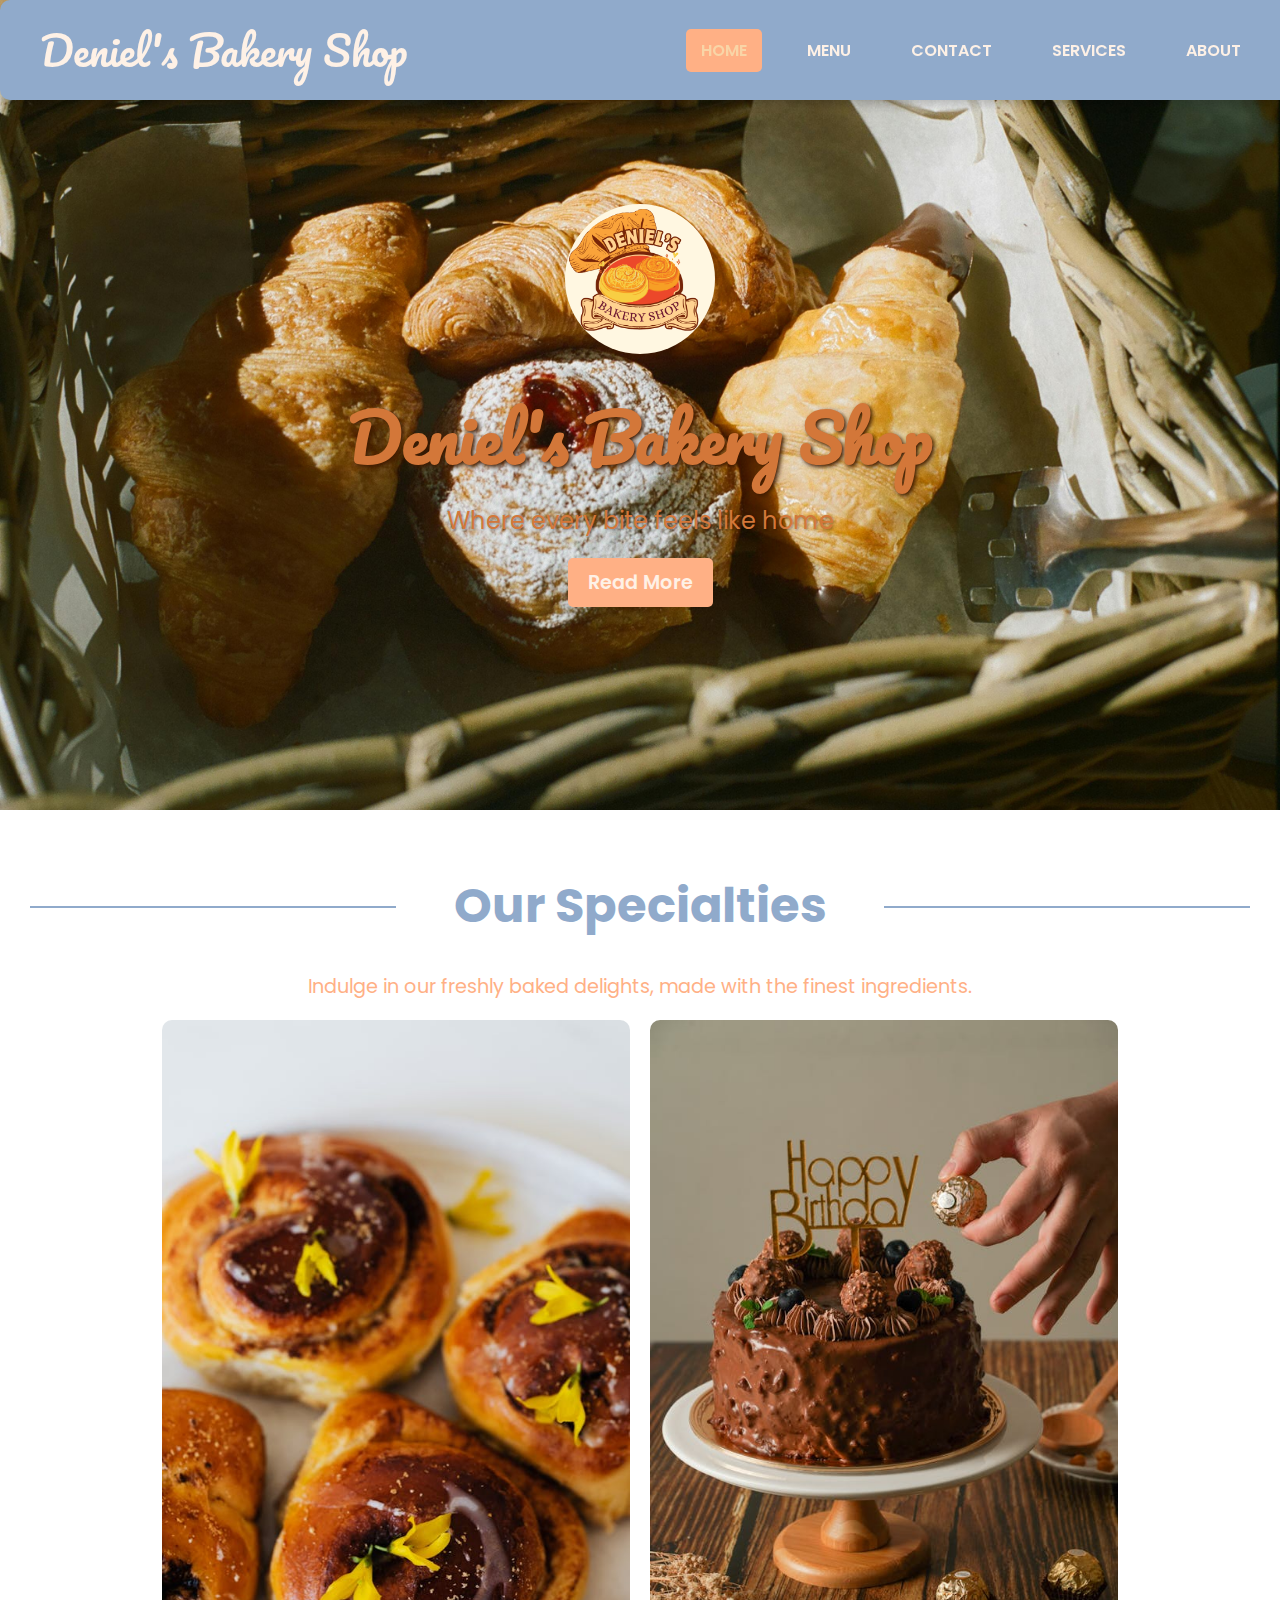
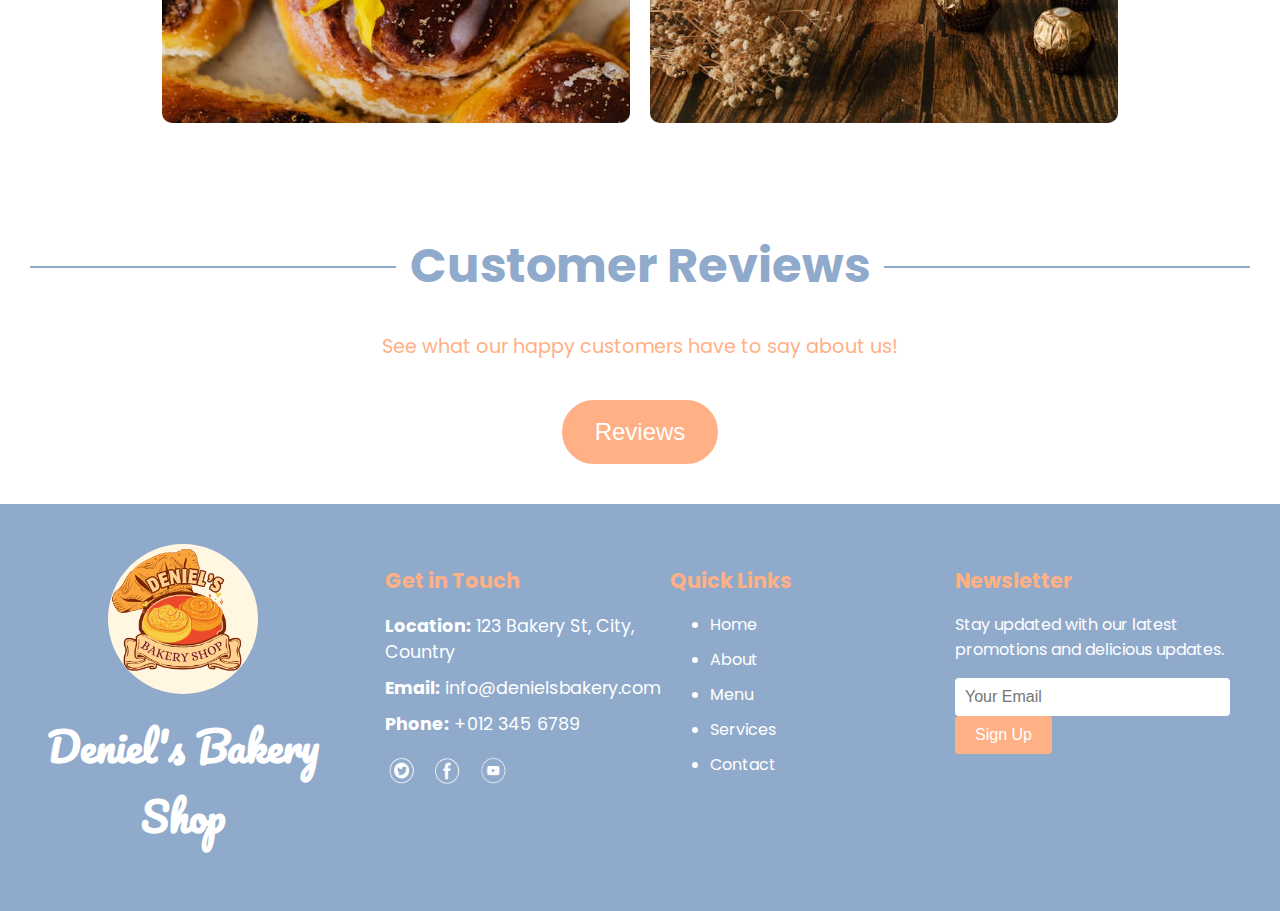
<file: index.html>
<!DOCTYPE html>
<html lang="en">
<head>
  <meta charset="UTF-8">
  <meta name="viewport" content="width=device-width, initial-scale=1.0">
  <title>Deniel's Bakery Shop</title>

  <!-- Google Fonts -->
  <link href="https://fonts.googleapis.com/css2?family=Pacifico&family=Poppins:wght@400;600&display=swap" rel="stylesheet">

  <!-- Link to external CSS -->
  <link rel="stylesheet" href="styles.css">
</head>
<body>
  <!-- Header Section -->
  <header>
    <!-- Navigation Bar -->
    <nav class="navbar">
      <!-- Logo as Text -->
      <div class="logo">
        <h1>Deniel's Bakery Shop</h1>
      </div>

      <!-- Navigation Links -->
      <ul class="topnav">
        <li><a href="index.html">Home</a></li>
        <li><a href="menu.html">Menu</a></li>
        <li><a href="contact.html">Contact</a></li>
        <li><a href="services.html">Services</a></li>
        <li class="right"><a href="About us.html">About</a></li>
      </ul>    
    </nav>
  </header>

   <!-- Main Content Section -->
   <main class="content">
    <div class="hero-section">
      <!-- Logo Image (round) -->
      <div class="logo">
        <img src="LOGO.png" alt="Deniel's Bakery Shop Logo" class="logo-img">
      </div>
      <h1 class="hero-title">Deniel's Bakery Shop</h1>
      <p class="hero-subtitle">Where every bite feels like home</p>
      <button class="cta-button" onclick="location.href='About us.html'">Read More</button>
    </div>
  </main>

   <!-- Specialties Section -->
   <section class="specialties">
    <div class="section-title">
      <h2>Our Specialties</h2>
      <p>Indulge in our freshly baked delights, made with the finest ingredients.</p>
    </div>

    <!-- Slideshow Gallery -->
    <div class="specialties-gallery">
      <div class="specialty-item">
        <div class="slideshow-container">
          <div class="slides fade">
            <img src="cinammonrolls.png" alt="Cinnamon Rolls">
            <div class="description">
              <h3>Cinnamon Rolls</h3>
              <p>Soft, warm, and topped with a sweet glaze.</p>
            </div>
        </div>
        <div class="slides fade">
          <img src="chococake.png" alt="Chocolate Cake">
          <div class="description">
            <h3>Chocolate Cake</h3>
            <p>Rich and decadent, perfect for every occasion.</p>
          </div>
        </div>
        <div class="slides fade">
          <img src="croissant.png" alt="Croissants">
          <div class="description">
            <h3>Fresh Croissants</h3>
            <p>Crispy, buttery, and always fresh out of the oven.</p>
          </div>
        </div>
        <div class="slides fade">
          <img src="applepie.png" alt="Apple Pie">
          <div class="description">
            <h3>Apple Pie</h3>
            <p>Delicious and buttery with a hint of cinnamon.</p>
          </div>
        </div>
        <div class="slides fade">
          <img src="donuts.png" alt="Donuts">
          <div class="description">
            <h3>Fresh Donuts</h3>
            <p>Soft, fluffy, and covered in powdered sugar.</p>
          </div>
        </div>
        <div class="slides fade">
          <img src="muffin.png" alt="Muffins">
          <div class="description">
            <h3>Blueberry Muffins</h3>
            <p>Moist, fruity, and perfectly baked.</p>
          </div>
        </div>
    </div>
  </div>
</div>
</section>

<!-- Reviews Section -->
<section class="reviews">
    <div class="section-title">
      <h2>Customer Reviews</h2>
      <p>See what our happy customers have to say about us!</p>
    </div>
  
    <button class="reviews-button" onclick="toggleReviews()">Reviews</button>
  
    <div class="reviews-content" id="reviewsContent">
      <div class="review-images">
        <img src="review1.png" alt="Customer 1" class="review-image">
        <img src="review2.png" alt="Customer 2" class="review-image">
        <img src="review3.png" alt="Customer 3" class="review-image">
        <img src="review4.png" alt="Customer 4" class="review-image">
        <img src="review5.png" alt="Customer 5" class="review-image">
        <img src="review6.png" alt="Customer 6" class="review-image">
      </div>
    </div>
  </section>

 <!-- Footer Section -->
<footer class="footer">
  <div class="footer-content">
    <!-- Logo and Bakery Name -->
    <div class="footer-logo">
      <img src="LOGO.png" alt="Deniel's Bakery Shop Logo">
      <h2>Deniel's Bakery Shop</h2>
    </div>

    <!-- Get in Touch Section -->
    <div class="get-in-touch">
      <h3>Get in Touch</h3>
      <ul>
        <li><strong>Location:</strong> 123 Bakery St, City, Country</li>
        <li><strong>Email:</strong> info@denielsbakery.com</li>
        <li><strong>Phone:</strong> +012 345 6789</li>
      </ul>
      <div class="social-icons">
        <a href="#"><img src="twittericon.png" alt="Twitter"></a>
        <a href="#"><img src="facebookicon.png" alt="Facebook"></a>
        <a href="#"><img src="youtubeicon.png" alt="YouTube"></a>
      </div>
    </div>

    <!-- Quick Links Section -->
    <div class="quick-links">
      <h3>Quick Links</h3>
      <ul>
        <li><a href="index.html">Home</a></li>
        <li><a href="About us.html">About</a></li>
        <li><a href="menu.html">Menu</a></li>
        <li><a href="services.html">Services</a></li>
        <li><a href="contact.html">Contact</a></li>
      </ul>
    </div>

    <!-- Newsletter Section -->
    <div class="newsletter">
      <h3>Newsletter</h3>
      <p>Stay updated with our latest promotions and delicious updates.</p>
      <form>
        <input type="email" placeholder="Your Email">
        <button type="submit">Sign Up</button>
      </form>
    </div>
  </div>
</footer>

  <!--JavaScript -->
  <script src="script.js"></script>
</body>
</html>
</file>
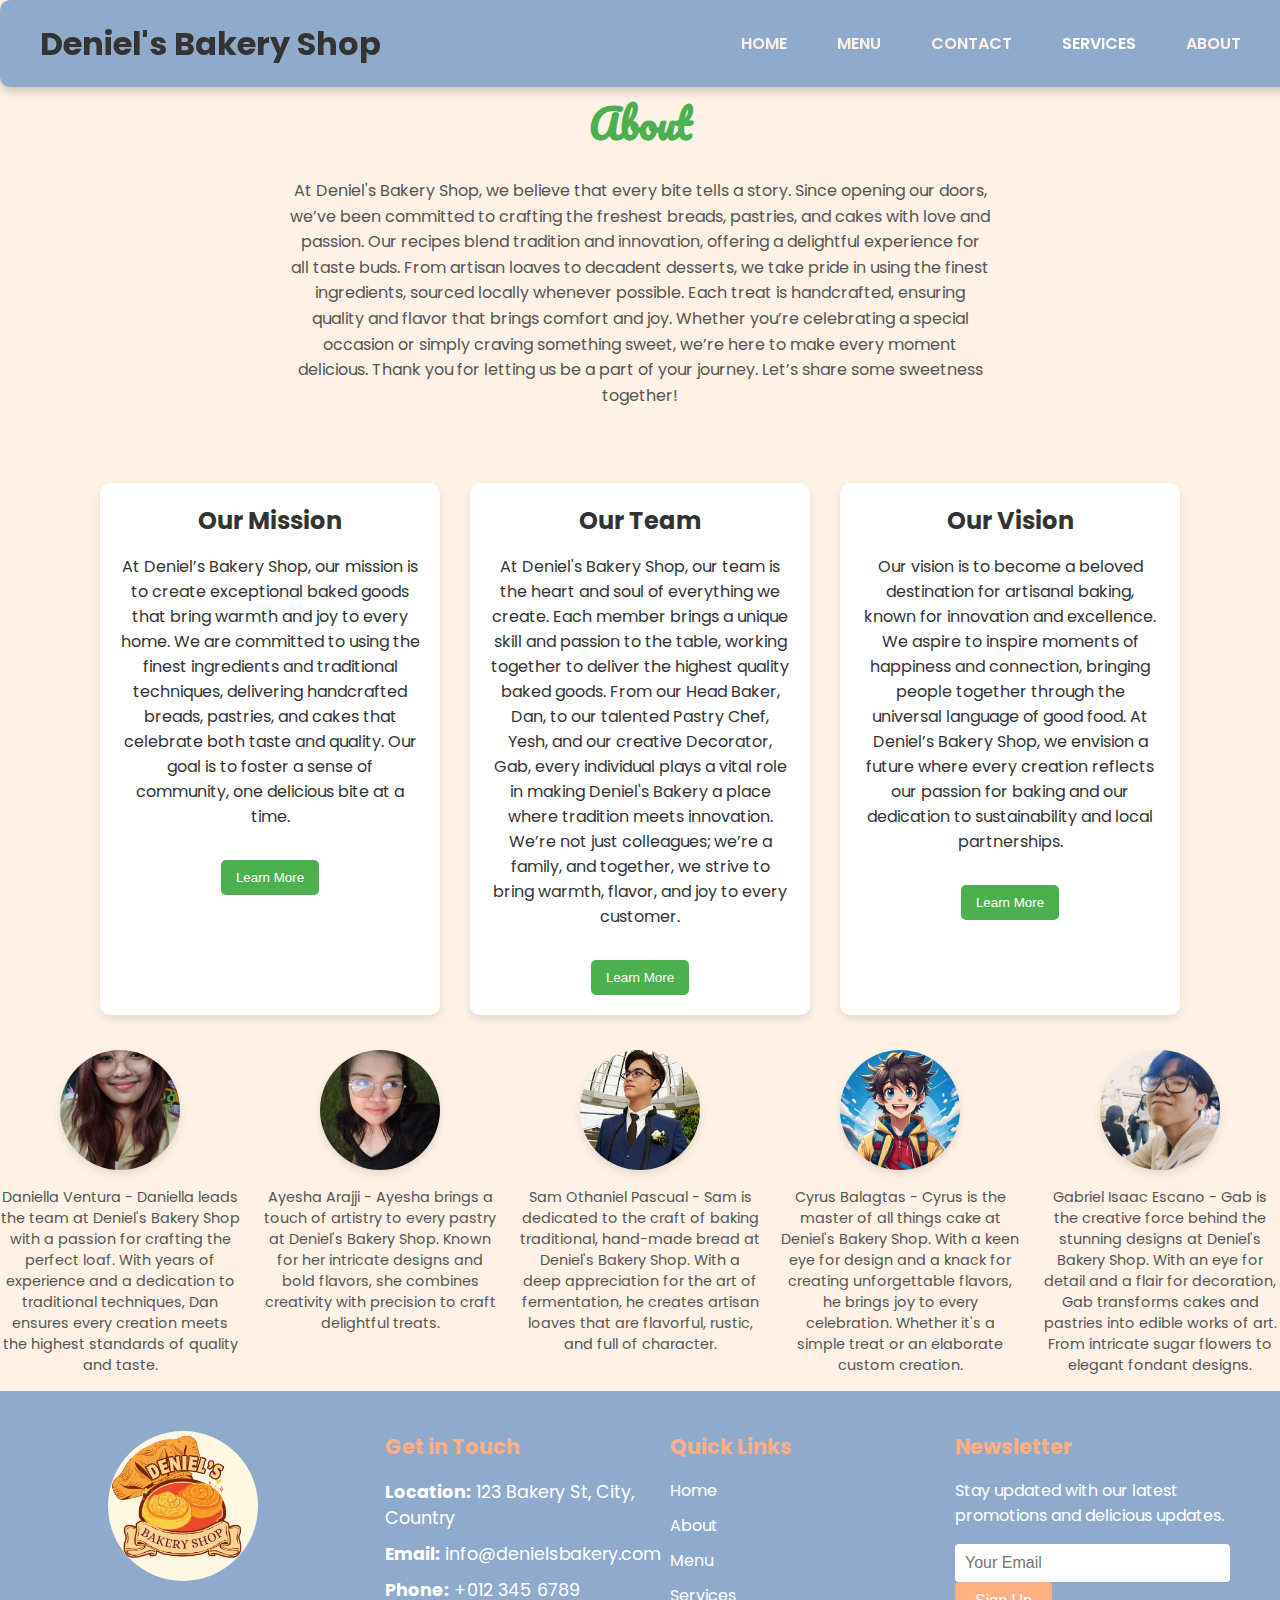
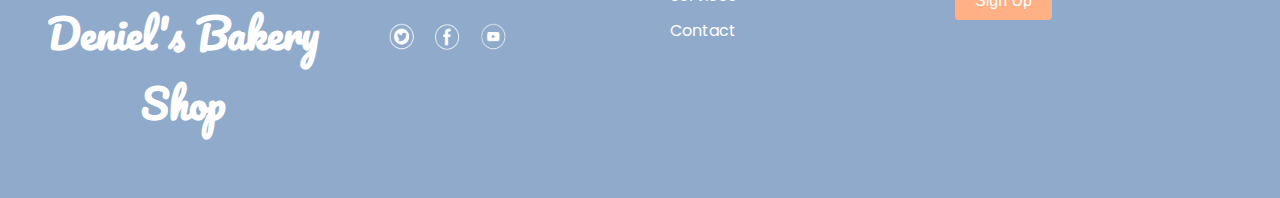
<file: About us.html>
<!DOCTYPE html>
<html lang="en">
<head>
  <meta charset="UTF-8">
  <meta name="viewport" content="width=device-width, initial-scale=1.0">
  <title>About Us</title>
 
  <!-- Google Fonts -->
  <link href="https://fonts.googleapis.com/css2?family=Pacifico&family=Poppins:wght@400;600&display=swap" rel="stylesheet">
 
  <link rel="stylesheet" href="style69.css">
</head>
<body>



  <header>
    <nav class="navbar">
      <div class="logo">
        <h1>Deniel's Bakery Shop</h1>
      </div>
      <!-- Hamburger Icon -->
      <div class="hamburger" onclick="toggleMenu()">
        <i class="fas fa-bars"></i>
      </div>
      <!-- Navigation Menu -->
      <ul class="topnav">
        <li><a href="index.html">Home</a></li>
        <li><a href="menu.html">Menu</a></li>
        <li><a href="contact.html">Contact</a></li>
        <li><a href="services.html" class="active">Services</a></li>
        <li class="right"><a href="About us.html">About</a></li>
      </ul>
    </nav>
  </header>

  <header>
    <h1>About Us</h1> 
  </header>
  
  <section class="about-text-section">
    <h2>About</h2>
    <p>
      At Deniel's Bakery Shop, we believe that every bite tells a story. Since opening our doors, we’ve been committed to crafting the freshest breads, pastries, and cakes with love and passion. Our recipes blend tradition and innovation, offering a delightful experience for all taste buds.
  
      From artisan loaves to decadent desserts, we take pride in using the finest ingredients, sourced locally whenever possible. Each treat is handcrafted, ensuring quality and flavor that brings comfort and joy. Whether you’re celebrating a special occasion or simply craving something sweet, we’re here to make every moment delicious.
  
      Thank you for letting us be a part of your journey. Let’s share some sweetness together!
    </p>
  </section>
  

  <section class="about-section">
    <div class="about-card" id="card1">
      <h2>Our Mission</h2>
      <p>At Deniel’s Bakery Shop, our mission is to create exceptional baked goods that bring warmth and joy to every home.
         We are committed to using the finest ingredients and traditional techniques,
         delivering handcrafted breads, pastries, and cakes
         that celebrate both taste and quality. Our goal is to foster a sense of 
         community, one delicious bite at a time.</p>
      <button onclick="showMore('card1')">Learn More</button>
    </div>

    <div class="about-card" id="card2">
      <h2>Our Team</h2>
      <p>At Deniel's Bakery Shop, our team is the heart and soul of everything we create. Each member brings a unique skill and passion to the table, working together to deliver the highest quality baked goods. From our Head Baker, Dan, to our talented Pastry Chef, Yesh, and our creative Decorator, Gab, every individual plays a vital role in making Deniel's Bakery a place where tradition meets innovation. We’re not just colleagues; we’re a family, and together, we strive to bring warmth, flavor, and joy to every customer.</p>
      <button onclick="showMore('card2')">Learn More</button>
    </div>

    <div class="about-card" id="card3">
      <h2>Our Vision</h2>
      <p>Our vision is to become a beloved destination for artisanal baking, known for innovation and excellence.
        We aspire to inspire moments of happiness and connection, bringing people together through the universal language of good food. 
        At Deniel’s Bakery Shop, we envision a future where every creation reflects our
        passion for baking and our dedication to sustainability and local partnerships.</p>
      <button onclick="showMore('card3')">Learn More</button>
    </div>
  </section>

  <section class="gallery-section">
    <div class="gallery">
      <div class="gallery-item">
        <img src="Dan.jpg" alt="Dan">
        <p>Daniella Ventura - Daniella leads the team at Deniel's Bakery Shop with a passion for crafting the perfect loaf. With years of experience and a 
          dedication to traditional techniques, Dan ensures every creation meets the highest standards of quality and taste.</p>
      </div>
      <div class="gallery-item">
        <img src="Yesh.jpg" alt="Yesh">
        <p>Ayesha Arajji - Ayesha brings a touch of artistry to every pastry at Deniel's Bakery Shop. Known 
          for her intricate designs and bold flavors, she combines creativity with precision to craft delightful treats. </p>
      </div>
      <div class="gallery-item">
        <img src="Sam.jpg" alt="Sam">
        <p>Sam Othaniel Pascual - Sam is dedicated to the craft of baking traditional, hand-made bread at Deniel's Bakery Shop. With a deep appreciation for
           the art of fermentation, he creates artisan loaves that are flavorful, rustic, and full of character.</p>
      </div>
      <div class="gallery-item">
        <img src="Cyrus.png" alt="Cyrus">
        <p>Cyrus Balagtas - Cyrus is the master of all things cake at Deniel's Bakery Shop. With a keen eye for design and a 
          knack for creating unforgettable flavors, he brings joy to every celebration. Whether it's a simple treat or an elaborate custom creation. </p>
      </div>
      <div class="gallery-item">
        <img src="Gab.jpg" alt="Gab">
        <p>Gabriel Isaac Escano - Gab is the creative force behind the stunning designs at Deniel's Bakery Shop. With an eye for detail and a flair for decoration, Gab transforms 
          cakes and pastries into edible works of art. From intricate sugar flowers to elegant fondant designs. </p>
      </div>
    </div>
  </section>
  
 <!-- Footer Section -->
 <footer class="footer">
  <div class="footer-content">
    <!-- Logo and Bakery Name -->
    <div class="footer-logo">
      <img src="LOGO.png" alt="Deniel's Bakery Shop Logo">
      <h2>Deniel's Bakery Shop</h2>
    </div>

    <!-- Get in Touch Section -->
    <div class="get-in-touch">
      <h3>Get in Touch</h3>
      <ul>
        <li><strong>Location:</strong> 123 Bakery St, City, Country</li>
        <li><strong>Email:</strong> info@denielsbakery.com</li>
        <li><strong>Phone:</strong> +012 345 6789</li>
      </ul>
      <div class="social-icons">
        <a href="#"><img src="twittericon.png" alt="Twitter"></a>
        <a href="#"><img src="facebookicon.png" alt="Facebook"></a>
        <a href="#"><img src="youtubeicon.png" alt="YouTube"></a>
      </div>
    </div>

    <!-- Quick Links Section -->
    <div class="quick-links">
      <h3>Quick Links</h3>
      <ul>
        <li><a href="index.html">Home</a></li>
        <li><a href="About us.html">About</a></li>
        <li><a href="menu.html">Menu</a></li>
        <li><a href="services.html">Services</a></li>
        <li><a href="contact.html">Contact</a></li>
      </ul>
    </div>

    <!-- Newsletter Section -->
    <div class="newsletter">
      <h3>Newsletter</h3>
      <p>Stay updated with our latest promotions and delicious updates.</p>
      <form>
        <input type="email" placeholder="Your Email">
        <button type="submit">Sign Up</button>
      </form>
    </div>
  </div>
</footer>

  <!-- JavaScript -->
  <script src="scripted.js"></script>
</body>
</html>
</file>
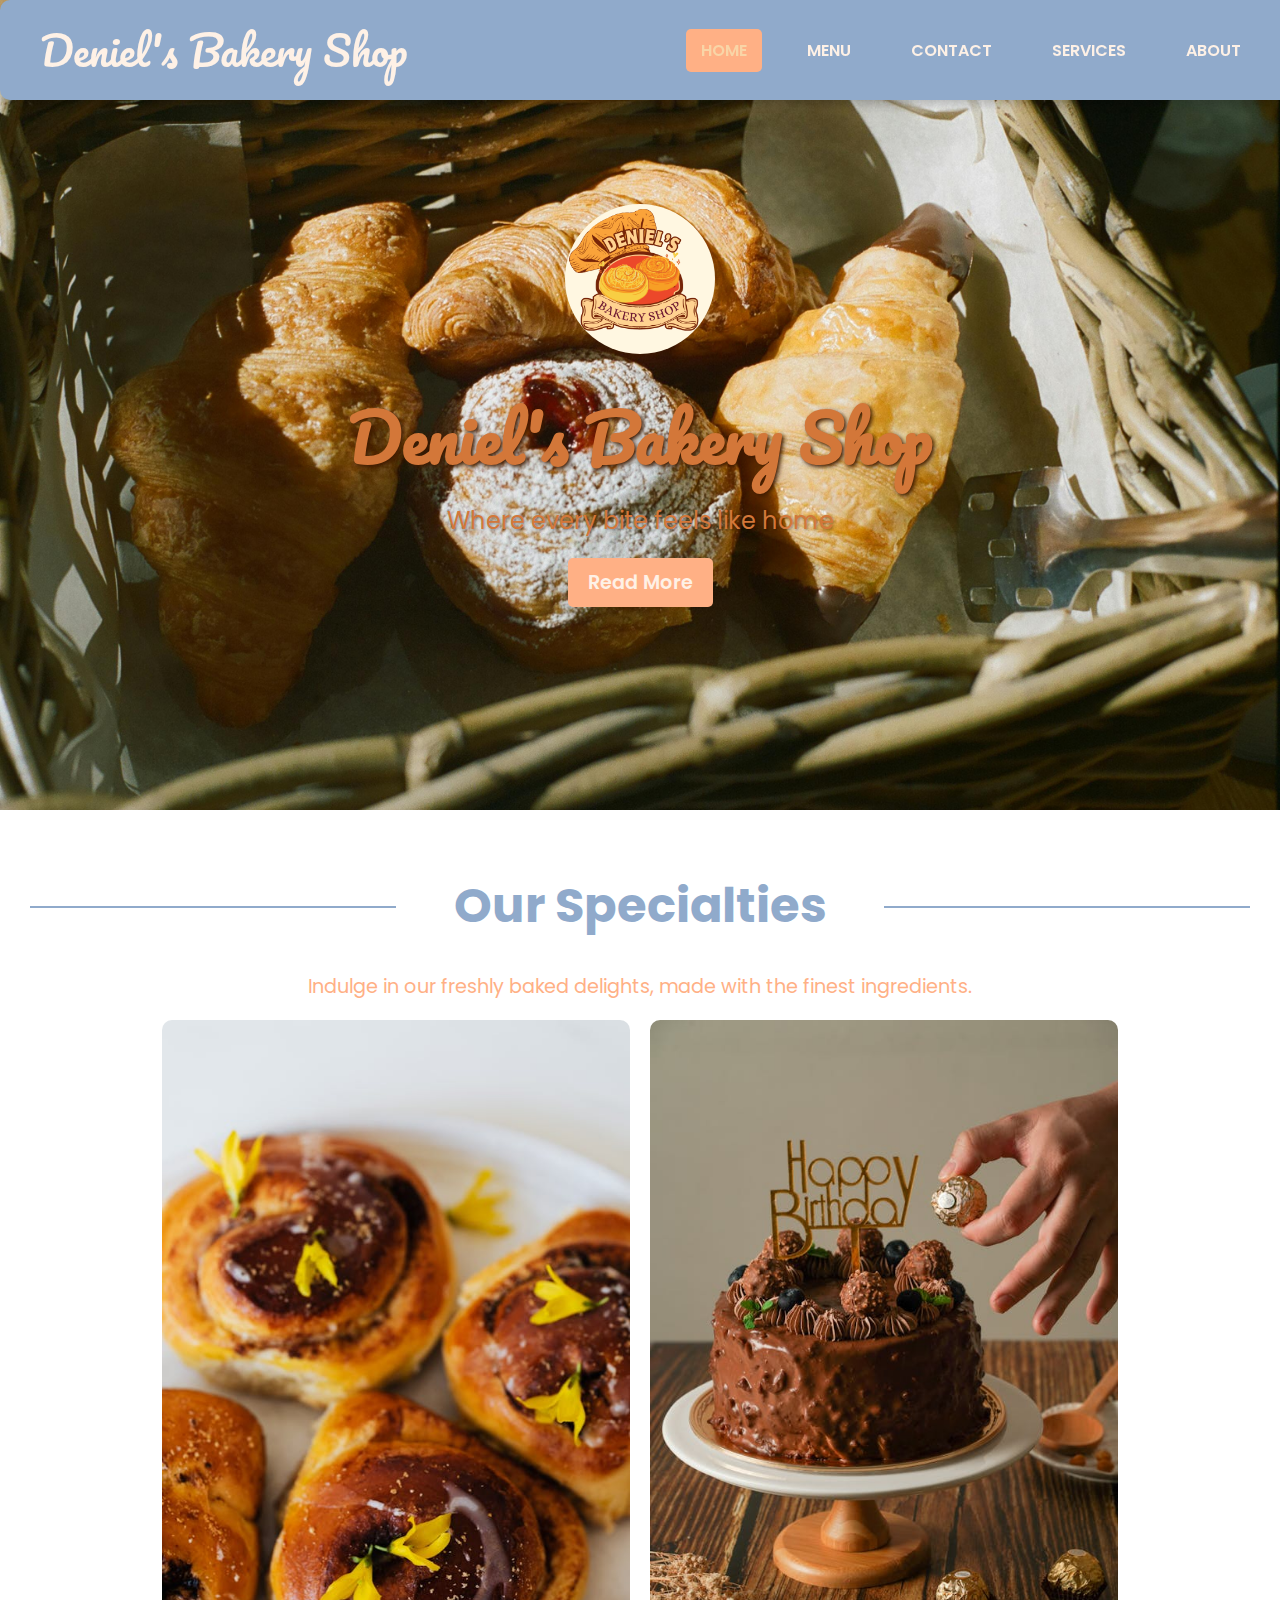
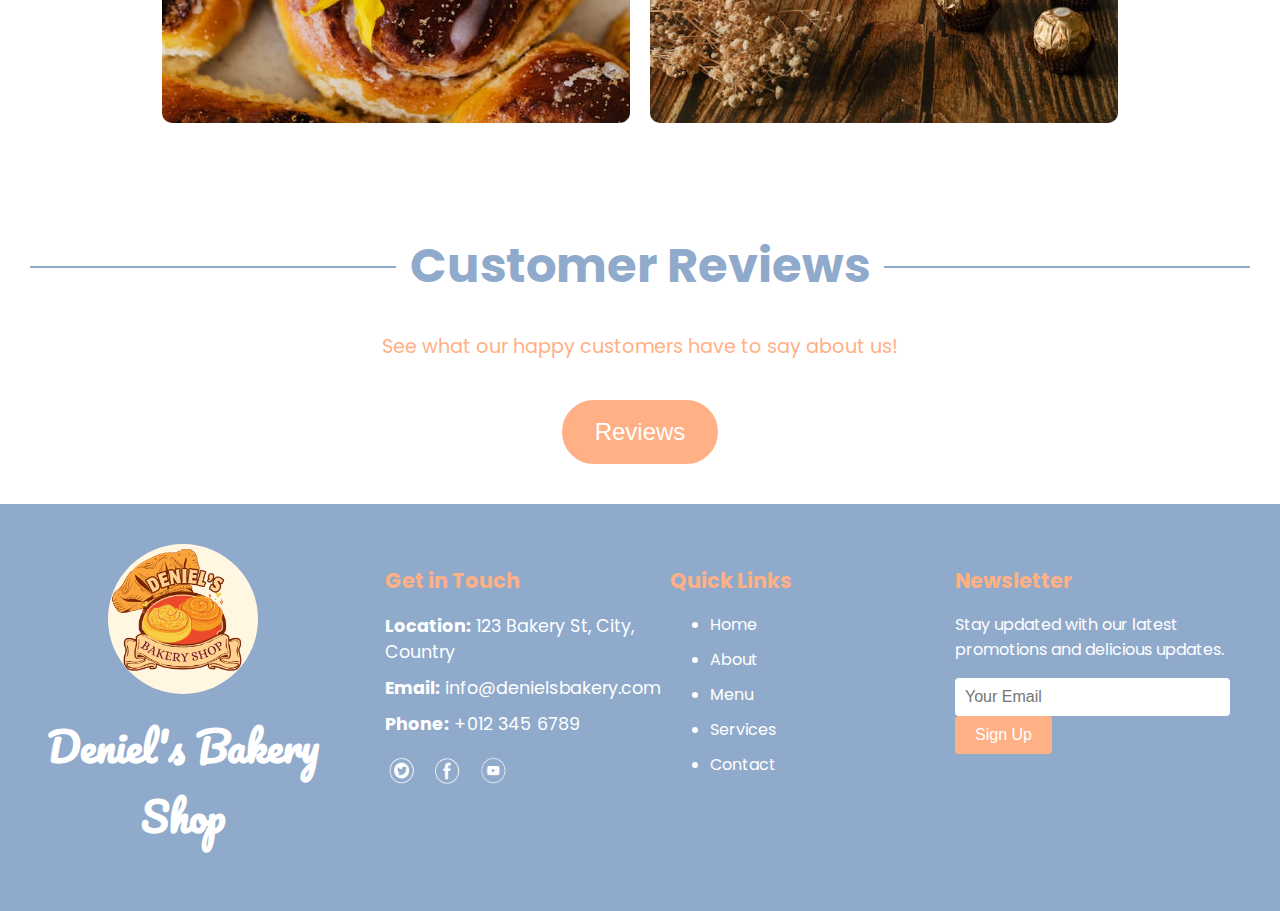
<file: home.html>
<!DOCTYPE html>
<html lang="en">
<head>
  <meta charset="UTF-8">
  <meta name="viewport" content="width=device-width, initial-scale=1.0">
  <title>Deniel's Bakery Shop</title>

  <!-- Google Fonts -->
  <link href="https://fonts.googleapis.com/css2?family=Pacifico&family=Poppins:wght@400;600&display=swap" rel="stylesheet">

  <!-- Link to external CSS -->
  <link rel="stylesheet" href="styles.css">
</head>
<body>
  <!-- Header Section -->
  <header>
    <!-- Navigation Bar -->
    <nav class="navbar">
      <!-- Logo as Text -->
      <div class="logo">
        <h1>Deniel's Bakery Shop</h1>
      </div>

      <!-- Navigation Links -->
      <ul class="topnav">
        <li><a href="home.html">Home</a></li>
        <li><a href="menu.html">Menu</a></li>
        <li><a href="contact.html">Contact</a></li>
        <li><a href="services.html">Services</a></li>
        <li class="right"><a href="About us.html">About</a></li>
      </ul>    
    </nav>
  </header>

   <!-- Main Content Section -->
   <main class="content">
    <div class="hero-section">
      <!-- Logo Image (round) -->
      <div class="logo">
        <img src="LOGO.png" alt="Deniel's Bakery Shop Logo" class="logo-img">
      </div>
      <h1 class="hero-title">Deniel's Bakery Shop</h1>
      <p class="hero-subtitle">Where every bite feels like home</p>
      <button class="cta-button" onclick="location.href='about.html'">Read More</button>
    </div>
  </main>

   <!-- Specialties Section -->
   <section class="specialties">
    <div class="section-title">
      <h2>Our Specialties</h2>
      <p>Indulge in our freshly baked delights, made with the finest ingredients.</p>
    </div>

    <!-- Slideshow Gallery -->
    <div class="specialties-gallery">
      <div class="specialty-item">
        <div class="slideshow-container">
          <div class="slides fade">
            <img src="cinammonrolls.png" alt="Cinnamon Rolls">
            <div class="description">
              <h3>Cinnamon Rolls</h3>
              <p>Soft, warm, and topped with a sweet glaze.</p>
            </div>
        </div>
        <div class="slides fade">
          <img src="chococake.png" alt="Chocolate Cake">
          <div class="description">
            <h3>Chocolate Cake</h3>
            <p>Rich and decadent, perfect for every occasion.</p>
          </div>
        </div>
        <div class="slides fade">
          <img src="croissant.png" alt="Croissants">
          <div class="description">
            <h3>Fresh Croissants</h3>
            <p>Crispy, buttery, and always fresh out of the oven.</p>
          </div>
        </div>
        <div class="slides fade">
          <img src="applepie.png" alt="Apple Pie">
          <div class="description">
            <h3>Apple Pie</h3>
            <p>Delicious and buttery with a hint of cinnamon.</p>
          </div>
        </div>
        <div class="slides fade">
          <img src="donuts.png" alt="Donuts">
          <div class="description">
            <h3>Fresh Donuts</h3>
            <p>Soft, fluffy, and covered in powdered sugar.</p>
          </div>
        </div>
        <div class="slides fade">
          <img src="muffin.png" alt="Muffins">
          <div class="description">
            <h3>Blueberry Muffins</h3>
            <p>Moist, fruity, and perfectly baked.</p>
          </div>
        </div>
    </div>
  </div>
</div>
</section>

<!-- Reviews Section -->
<section class="reviews">
    <div class="section-title">
      <h2>Customer Reviews</h2>
      <p>See what our happy customers have to say about us!</p>
    </div>
  
    <button class="reviews-button" onclick="toggleReviews()">Reviews</button>
  
    <div class="reviews-content" id="reviewsContent">
      <div class="review-images">
        <img src="review1.png" alt="Customer 1" class="review-image">
        <img src="review2.png" alt="Customer 2" class="review-image">
        <img src="review3.png" alt="Customer 3" class="review-image">
        <img src="review4.png" alt="Customer 4" class="review-image">
        <img src="review5.png" alt="Customer 5" class="review-image">
        <img src="review6.png" alt="Customer 6" class="review-image">
      </div>
    </div>
  </section>

 <!-- Footer Section -->
<footer class="footer">
  <div class="footer-content">
    <!-- Logo and Bakery Name -->
    <div class="footer-logo">
      <img src="LOGO.png" alt="Deniel's Bakery Shop Logo">
      <h2>Deniel's Bakery Shop</h2>
    </div>

    <!-- Get in Touch Section -->
    <div class="get-in-touch">
      <h3>Get in Touch</h3>
      <ul>
        <li><strong>Location:</strong> 123 Bakery St, City, Country</li>
        <li><strong>Email:</strong> info@denielsbakery.com</li>
        <li><strong>Phone:</strong> +012 345 6789</li>
      </ul>
      <div class="social-icons">
        <a href="#"><img src="twittericon.png" alt="Twitter"></a>
        <a href="#"><img src="facebookicon.png" alt="Facebook"></a>
        <a href="#"><img src="youtubeicon.png" alt="YouTube"></a>
      </div>
    </div>

    <!-- Quick Links Section -->
    <div class="quick-links">
      <h3>Quick Links</h3>
      <ul>
        <li><a href="home.html">Home</a></li>
        <li><a href="About us.html">About</a></li>
        <li><a href="menu.html">Menu</a></li>
        <li><a href="services.html">Services</a></li>
        <li><a href="contact.html">Contact</a></li>
      </ul>
    </div>

    <!-- Newsletter Section -->
    <div class="newsletter">
      <h3>Newsletter</h3>
      <p>Stay updated with our latest promotions and delicious updates.</p>
      <form>
        <input type="email" placeholder="Your Email">
        <button type="submit">Sign Up</button>
      </form>
    </div>
  </div>
</footer>

  <!--JavaScript -->
  <script src="script.js"></script>
</body>
</html>
</file>
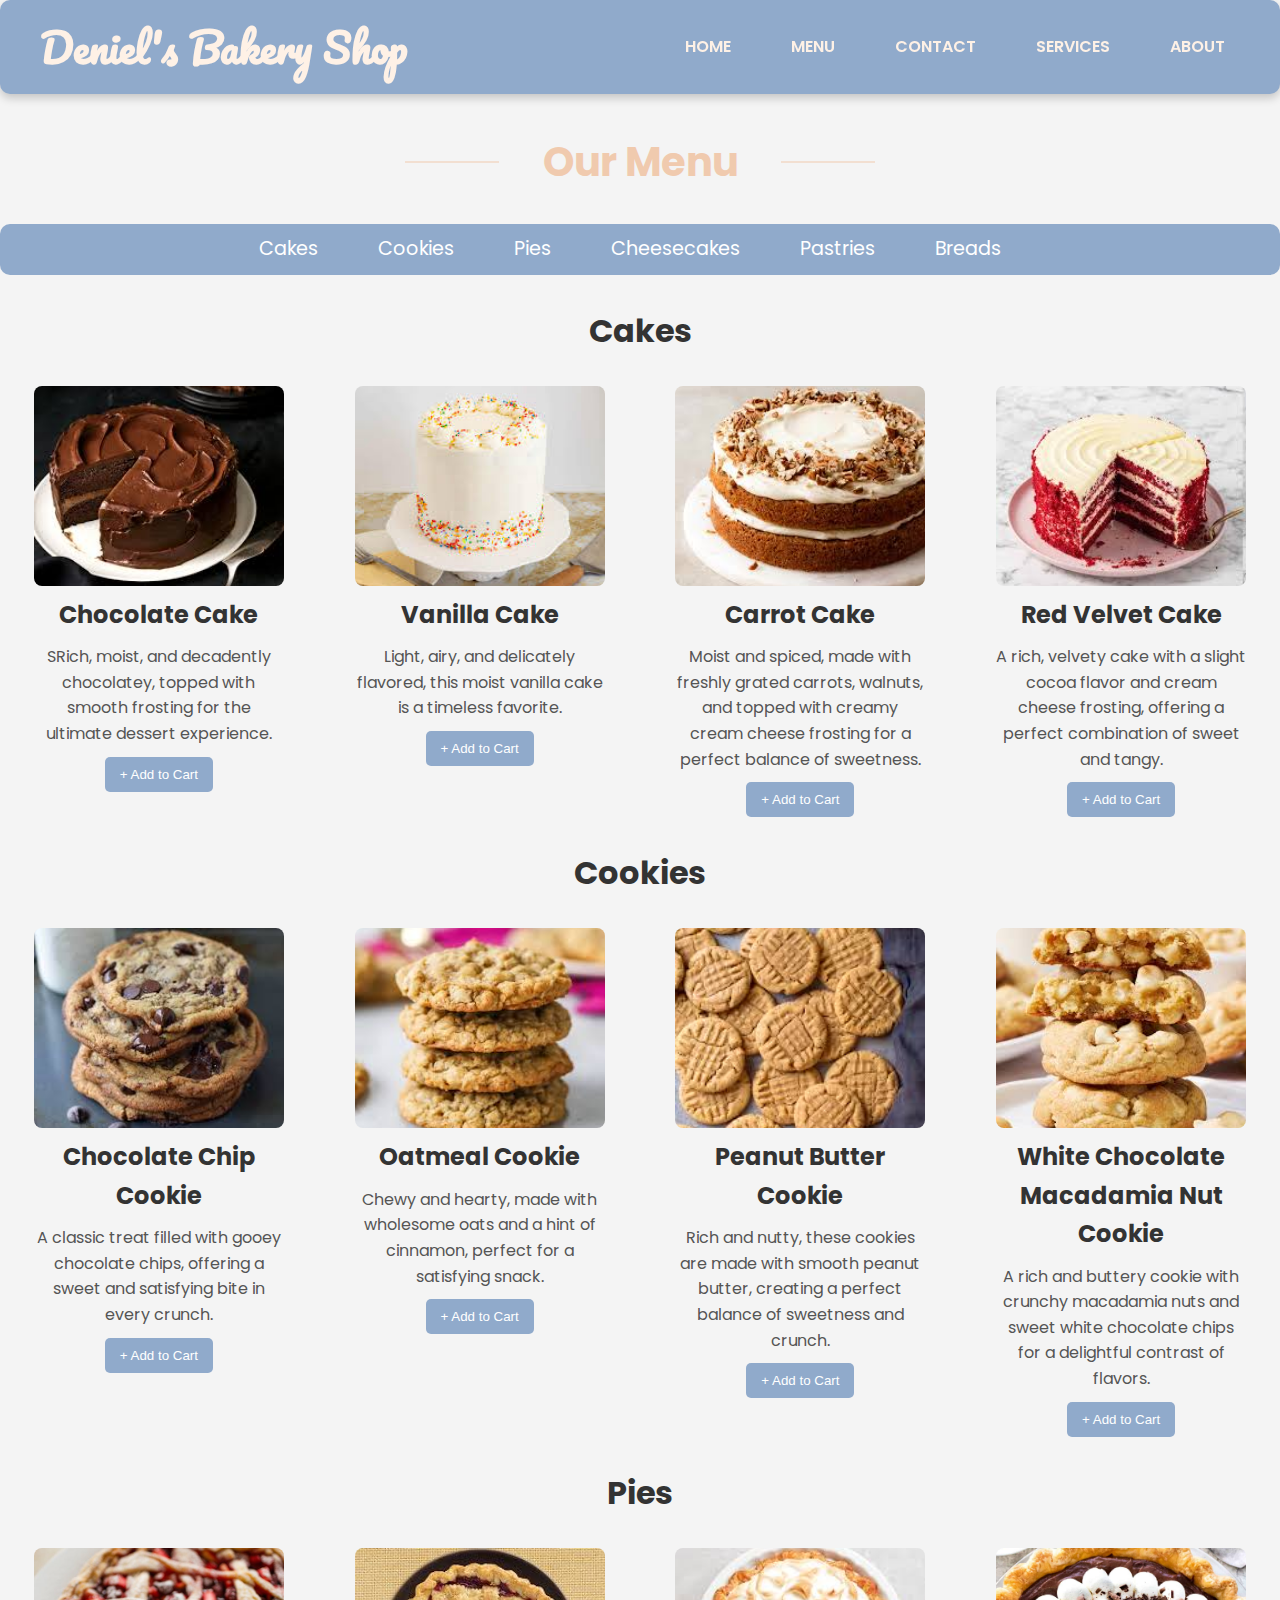
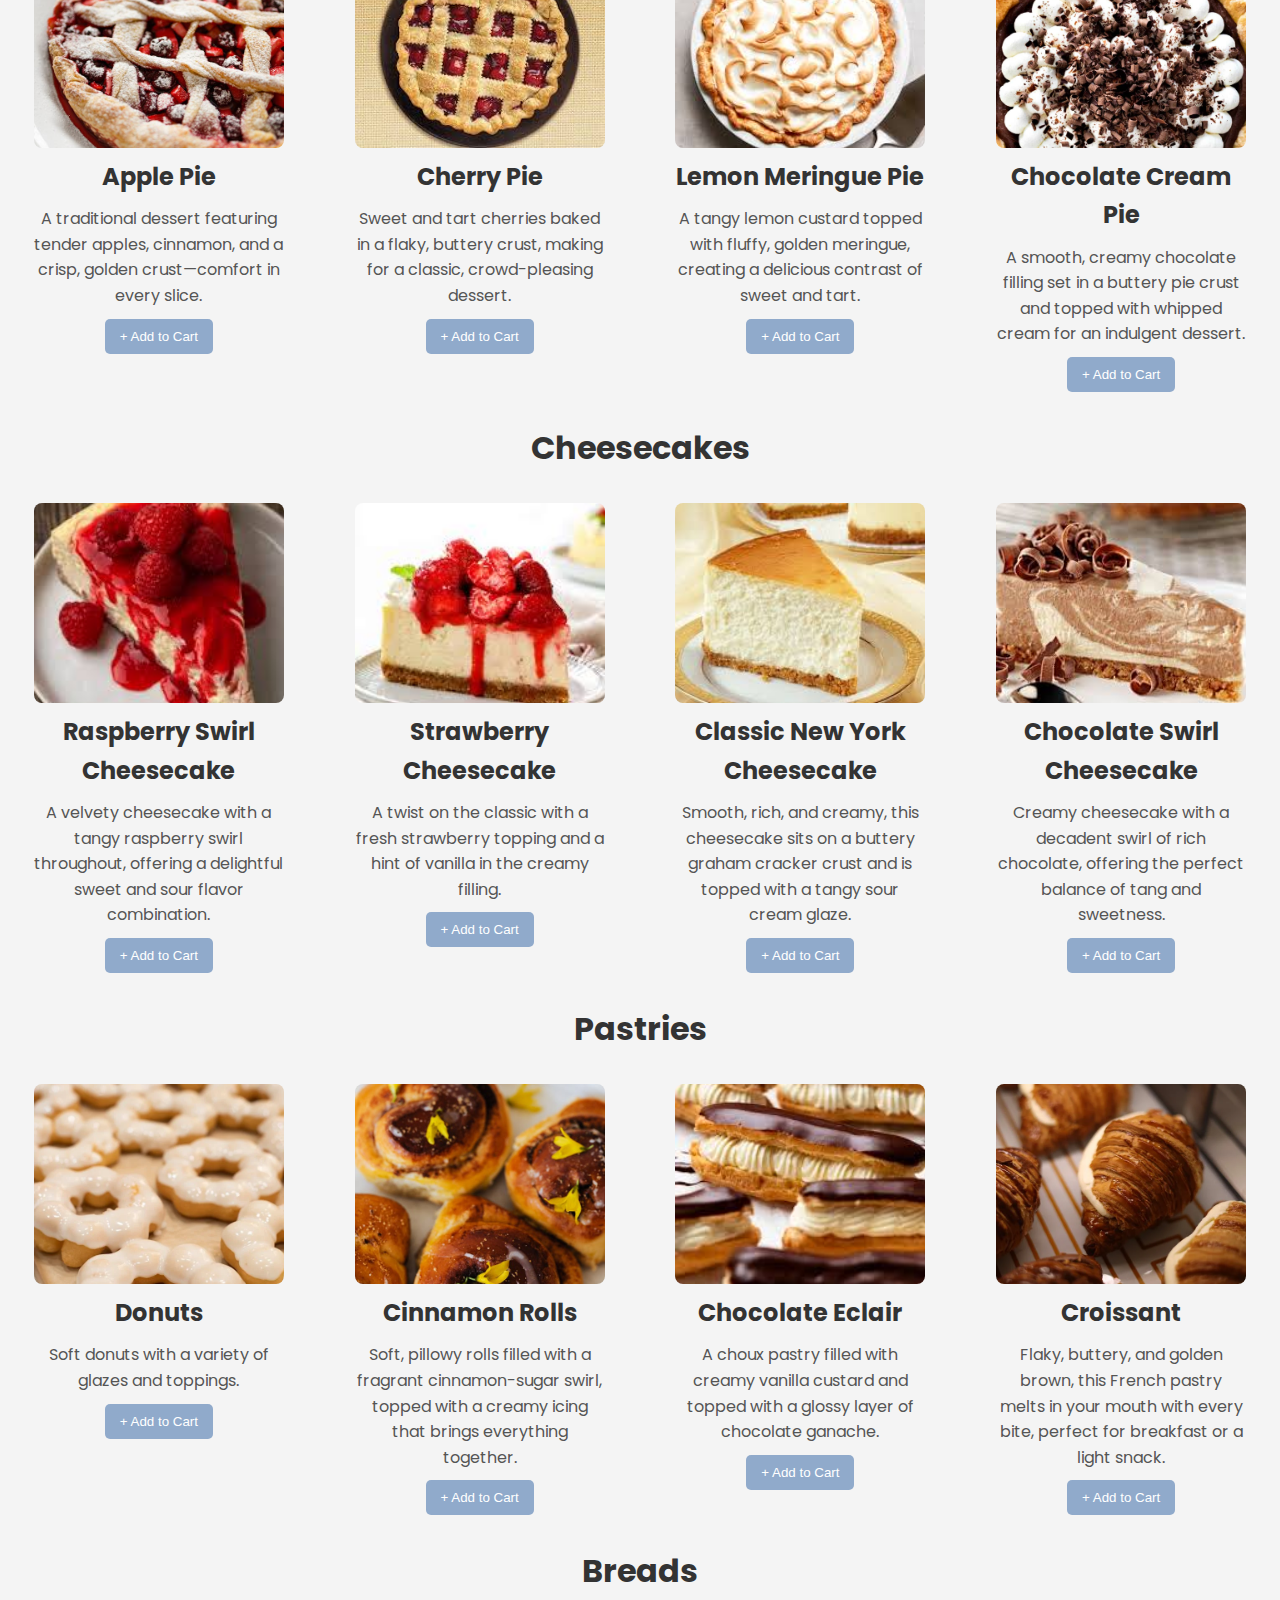
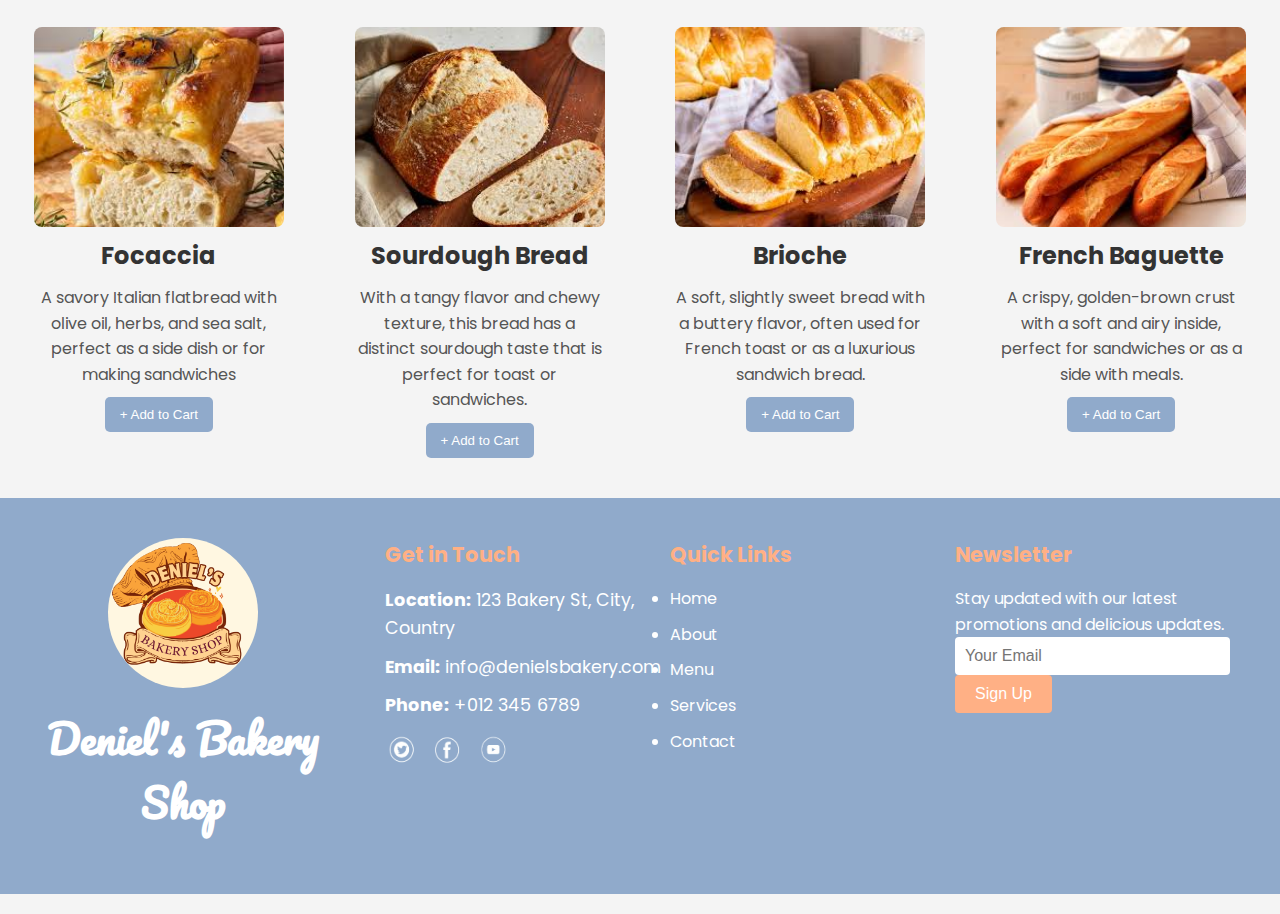
<file: menu.html>
<!DOCTYPE html>
<html lang="en">
<head>
  <meta charset="UTF-8">
  <meta name="viewport" content="width=device-width, initial-scale=1.0">
  <title>Deniel's Bakery Shop</title>

  <!-- Google Fonts -->
  <link href="https://fonts.googleapis.com/css2?family=Pacifico&family=Poppins:wght@400;600&display=swap" rel="stylesheet">

  <!-- Link to external CSS -->
  <link rel="stylesheet" href="stylesb.css">
</head>
<body>
  <!-- Header Section -->
  <header>
    <!-- Navigation Bar -->
    <nav class="navbar">
      <!-- Logo as Text -->
      <div class="logo">
        <h1>Deniel's Bakery Shop</h1>
      </div>

      <!-- Navigation Links -->
      <ul class="topnav">
        <li><a href="index.html">Home</a></li>
        <li><a href="menu.html">Menu</a></li>
        <li><a href="contact.html">Contact</a></li>
        <li><a href="services.html">Services</a></li>
        <li class="right"><a href="About us.html">About</a></li>
      </ul>
    </nav>
  </header>

  <!-- Our Menu Section -->
<section class="menu-title">
  <h1>Our Menu</h1>
</section>

  <!-- Menu Navigation -->
  <nav class="menu-nav">
    <ul>
      <li><a href="#cakes">Cakes</a></li>
      <li><a href="#cookies">Cookies</a></li>
      <li><a href="#pies">Pies</a></li>
      <li><a href="#cheesecake">Cheesecakes</a></li>
      <li><a href="#pastries">Pastries</a></li>
      <li><a href="#breads">Breads</a></li>
    </ul>
  </nav>

  <!-- Sections for Menu Items -->
  <section id="cakes">
    <h2>Cakes</h2>
    <div class="menu-items">
      <div class="menu-item">
        <img src="cake1.png" alt="Chocolate Cake">
        <h3>Chocolate Cake</h3>
        <p>SRich, moist, and decadently chocolatey, topped with smooth frosting for the ultimate dessert experience.</p>
        <button><a href="takeout(copy) (1).html"> + Add to Cart </a></button> 
      </div>
      <div class="menu-item">
        <img src="cake2.png" alt="Vanilla Cake">
        <h3>Vanilla Cake</h3>
        <p>Light, airy, and delicately flavored, this moist vanilla cake is a timeless favorite.</p>
        <button><a href="takeout(copy) (2).html"> + Add to Cart </a></button>
      </div>
      <div class="menu-item">
        <img src="carrotcake.png" alt="Carrot Cake">
        <h3>Carrot Cake</h3>
        <p>Moist and spiced, made with freshly grated carrots, walnuts, and topped with creamy cream cheese frosting for a perfect balance of sweetness.</p>
        <button><a href="takeout(copy) (3).html"> + Add to Cart </a></button>
      </div>
      <div class="menu-item">
        <img src="redvelcake.png" alt="Red Velvet Cake">
        <h3>Red Velvet Cake</h3>
        <p>A rich, velvety cake with a slight cocoa flavor and cream cheese frosting, offering a perfect combination of sweet and tangy.</p>
        <button><a href="takeout(copy) (4).html"> + Add to Cart </a></button>
      </div>
    </div>
  </section>

  <section id="cookies">
    <h2>Cookies</h2>
    <div class="menu-items">
      <div class="menu-item">
        <img src="chocolatechip.png" alt="Chocolate Chip Cookie">
        <h3>Chocolate Chip Cookie</h3>
        <p>A classic treat filled with gooey chocolate chips, offering a sweet and satisfying bite in every crunch.
        </p>
        <button><a href="takeout(copy) (5).html"> + Add to Cart </a></button>
      </div>
      <div class="menu-item">
        <img src="oatmealcookie.png" alt="Oatmeal Cookie">
        <h3>Oatmeal Cookie</h3>
        <p>Chewy and hearty, made with wholesome oats and a hint of cinnamon, perfect for a satisfying snack.</p>
        <button><a href="takeout(copy) (6).html"> + Add to Cart </a></button>
      </div>
      <div class="menu-item">
        <img src="peacookie.png" alt="Peanut Butter Cookie">
        <h3>Peanut Butter Cookie</h3>
        <p>Rich and nutty, these cookies are made with smooth peanut butter, creating a perfect balance of sweetness and crunch.</p>
        <button><a href="takeout(copy) (7).html"> + Add to Cart </a></button>
      </div>
      <div class="menu-item">
        <img src="whitecookie.png" alt="White Chocolate Macadamia Nut Cookie">
        <h3>White Chocolate Macadamia Nut Cookie</h3>
        <p>A rich and buttery cookie with crunchy macadamia nuts and sweet white chocolate chips for a delightful contrast of flavors.</p>
        <button><a href="takeout(copy) (8).html"> + Add to Cart </a></button>
      </div>
    </div>
  </section>

  <section id="pies">
    <h2>Pies</h2>
    <div class="menu-items">
      <div class="menu-item">
        <img src="applepie.png" alt="Apple Pie">
        <h3>Apple Pie</h3>
        <p>A traditional dessert featuring tender apples, cinnamon, and a crisp, golden crust—comfort in every slice.</p>
        <button><a href="takeout(copy) (9).html"> + Add to Cart </a></button>
      </div>
      <div class="menu-item">
        <img src="pie1.png" alt="Cherry Pie">
        <h3>Cherry Pie</h3>
        <p>Sweet and tart cherries baked in a flaky, buttery crust, making for a classic, crowd-pleasing dessert.</p>
        <button><a href="takeout(copy) (10).html"> + Add to Cart </a></button>
      </div>
      <div class="menu-item">
        <img src="lemonpie.png" alt="Lemon Meringue Pie">
        <h3>Lemon Meringue Pie</h3>
        <p>A tangy lemon custard topped with fluffy, golden meringue, creating a delicious contrast of sweet and tart.</p>
        <button><a href="takeout(copy) (11).html"> + Add to Cart </a></button>
      </div>
      <div class="menu-item">
        <img src="chocolatecream.png" alt="Chocolate Cream Pie">
        <h3>Chocolate Cream Pie</h3>
        <p>A smooth, creamy chocolate filling set in a buttery pie crust and topped with whipped cream for an indulgent dessert.</p>
        <button><a href="takeout(copy) (12).html"> + Add to Cart </a></button>
      </div>
    </div>
  </section>

  <section id="cheesecake">
    <h2>Cheesecakes</h2>
    <div class="menu-items">
      <div class="menu-item">
        <img src="rasberry.png" alt="Raspberry Swirl Cheesecake">
        <h3>Raspberry Swirl Cheesecake</h3>
        <p>A velvety cheesecake with a tangy raspberry swirl throughout, offering a delightful sweet and sour flavor combination.</p>
        <button><a href="takeout(copy) (13).html"> + Add to Cart </a></button>
      </div>
      <div class="menu-item">
        <img src="strawcheese.png" alt="Strawberry Cheesecake">
        <h3>Strawberry Cheesecake</h3>
        <p>A twist on the classic with a fresh strawberry topping and a hint of vanilla in the creamy filling.</p>
        <button><a href="takeout(copy) (14).html"> + Add to Cart </a></button>
      </div>
      <div class="menu-item">
        <img src="nycheese.png" alt="Classic New York Cheesecake">
        <h3>Classic New York Cheesecake</h3>
        <p>Smooth, rich, and creamy, this cheesecake sits on a buttery graham cracker crust and is topped with a tangy sour cream glaze.
        </p>
        <button><a href="takeout(copy) (15).html"> + Add to Cart </a></button>
      </div>
      <div class="menu-item">
        <img src="chococheese.png" alt="Chocolate Swirl Cheesecake">
        <h3>Chocolate Swirl Cheesecake</h3>
        <p>Creamy cheesecake with a decadent swirl of rich chocolate, offering the perfect balance of tang and sweetness.</p>
        <button><a href="takeout(copy) (16).html"> + Add to Cart </a></button>
      </div>
    </div>
  </section>

  <section id="pastries">
    <h2>Pastries</h2>
    <div class="menu-items">
      <div class="menu-item">
        <img src="donuts.png" alt="Donuts">
        <h3>Donuts</h3>
        <p>Soft donuts with a variety of glazes and toppings.</p>
        <button><a href="takeout(copy) (17).html"> + Add to Cart </a></button>
      </div>
      <div class="menu-item">
        <img src="cinammonrolls.png" alt="Cinnamon Rolls">
        <h3>Cinnamon Rolls</h3>
        <p>Soft, pillowy rolls filled with a fragrant cinnamon-sugar swirl, topped with a creamy icing that brings everything together.</p>
        <button><a href="takeout(copy) (18).html"> + Add to Cart </a></button>
      </div>
      <div class="menu-item">
        <img src="eclair.png" alt="Chocolate Eclair">
        <h3>Chocolate Eclair</h3>
        <p>A choux pastry filled with creamy vanilla custard and topped with a glossy layer of chocolate ganache.</p>
        <button><a href="takeout(copy) (19).html"> + Add to Cart </a></button>
      </div>
      <div class="menu-item">
        <img src="croissant.png" alt="Croissant">
        <h3>Croissant</h3>
        <p>Flaky, buttery, and golden brown, this French pastry melts in your mouth with every bite, perfect for breakfast or a light snack.</p>
        <button><a href="takeout(copy) (20).html"> + Add to Cart </a></button>
      </div>
    </div>
  </section>

  <section id="breads">
    <h2>Breads</h2>
    <div class="menu-items">
      <div class="menu-item">
        <img src="focaccia.png" alt="Focaccia">
        <h3>Focaccia</h3>
        <p>A savory Italian flatbread with olive oil, herbs, and sea salt, perfect as a side dish or for making sandwiches</p>
        <button><a href="takeout(copy) (21).html"> + Add to Cart </a></button>
      </div>
      <div class="menu-item">
        <img src="sourdough.png" alt="Sourdough Bread">
        <h3>Sourdough Bread</h3>
        <p>With a tangy flavor and chewy texture, this bread has a distinct sourdough taste that is perfect for toast or sandwiches.</p>
        <button><a href="takeout(copy) (22).html"> + Add to Cart </a></button>
      </div>
      <div class="menu-item">
        <img src="Brioche.png" alt="Brioche">
        <h3>Brioche</h3>
        <p>A soft, slightly sweet bread with a buttery flavor, often used for French toast or as a luxurious sandwich bread.</p>
        <button><a href="takeout(copy) (23).html"> + Add to Cart </a></button>
      </div>
      <div class="menu-item">
        <img src="baguette.png" alt="French Baguette">
        <h3>French Baguette</h3>
        <p>A crispy, golden-brown crust with a soft and airy inside, perfect for sandwiches or as a side with meals.</p>
        <button><a href="takeout(copy) (24).html"> + Add to Cart </a></button>
      </div>
    </div>
  </section>

<!-- Footer Section -->
<footer class="footer">
  <div class="footer-content">
    <!-- Logo and Bakery Name -->
    <div class="footer-logo">
      <img src="LOGO.png" alt="Deniel's Bakery Shop Logo">
      <h2>Deniel's Bakery Shop</h2>
    </div>

    <!-- Get in Touch Section -->
    <div class="get-in-touch">
      <h3>Get in Touch</h3>
      <ul>
        <li><strong>Location:</strong> 123 Bakery St, City, Country</li>
        <li><strong>Email:</strong> info@denielsbakery.com</li>
        <li><strong>Phone:</strong> +012 345 6789</li>
      </ul>
      <div class="social-icons">
        <a href="#"><img src="twittericon.png" alt="Twitter"></a>
        <a href="#"><img src="facebookicon.png" alt="Facebook"></a>
        <a href="#"><img src="youtubeicon.png" alt="YouTube"></a>
      </div>
    </div>

    <!-- Quick Links Section -->
    <div class="quick-links">
      <h3>Quick Links</h3>
      <ul>
        <li><a href="index.html">Home</a></li>
        <li><a href="about.html">About</a></li>
        <li><a href="menu.html">Menu</a></li>
        <li><a href="services.html">Services</a></li>
        <li><a href="contact.html">Contact</a></li>
      </ul>
    </div>

    <!-- Newsletter Section -->
    <div class="newsletter">
      <h3>Newsletter</h3>
      <p>Stay updated with our latest promotions and delicious updates.</p>
      <form>
        <input type="email" placeholder="Your Email">
        <button type="submit">Sign Up</button>
      </form>
    </div>
  </div>
</footer>


  <script src="scriptb.js"></script>
</body>
</html>
</file>
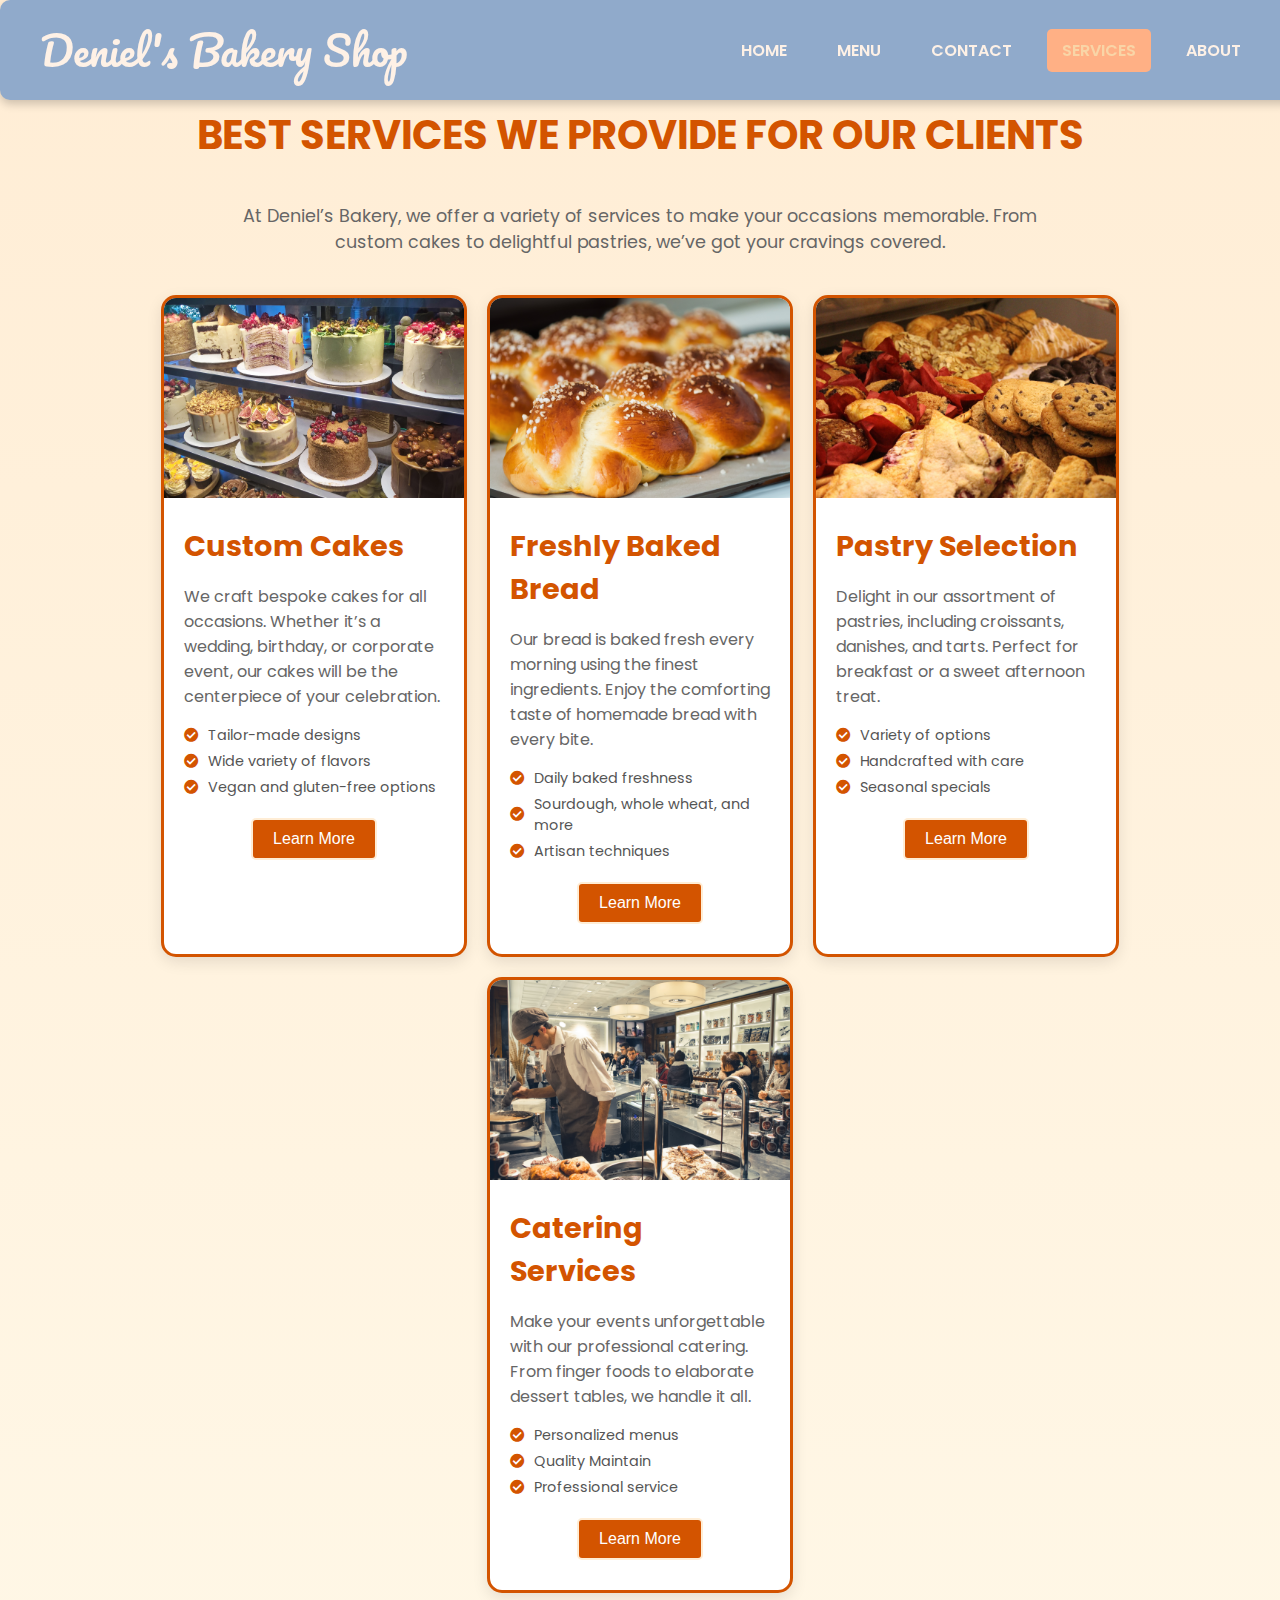
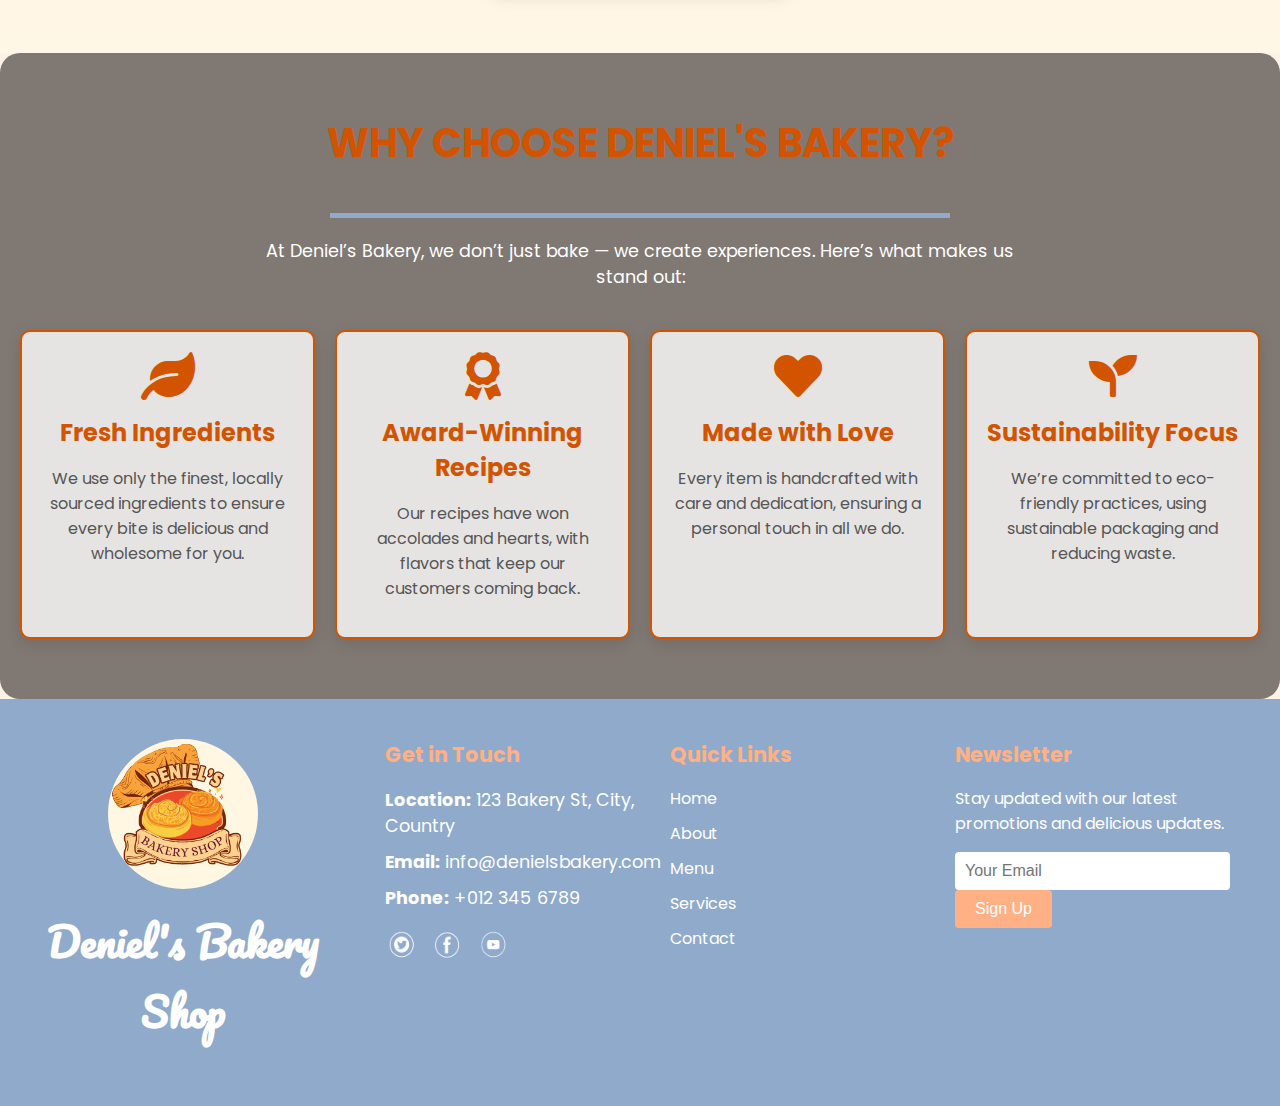
<file: services.html>
<!DOCTYPE html>
<html lang="en">
<head>
  <meta charset="UTF-8">
  <meta name="viewport" content="width=device-width, initial-scale=1.0">
  <title>Deniel's Bakery - Our Services</title>

  <!-- Google Fonts -->
  <link href="https://fonts.googleapis.com/css2?family=Pacifico&family=Poppins:wght@400;600&display=swap" rel="stylesheet">
  <link rel="stylesheet" href="https://cdnjs.cloudflare.com/ajax/libs/font-awesome/5.15.4/css/all.min.css">

  <!-- Link to external CSS -->
  <link rel="stylesheet" href="stylesd.css">
</head>
<body>

  <!-- Header Section -->
  <header>
    <nav class="navbar">
      <div class="logo">
        <h1>Deniel's Bakery Shop</h1>
      </div>
      <ul class="topnav">
        <li><a href="index.html">Home</a></li>
        <li><a href="menu.html">Menu</a></li>
        <li><a href="contact.html">Contact</a></li>
        <li><a href="services.html" class="active">Services</a></li>
        <li class="right"><a href="About us.html">About</a></li>
      </ul>
    </nav>
  </header>

  <!-- Services Section -->
  <section class="services-section">
    <div class="container">
      <div class="line"></div>
      <h1 class="section-title">Best Services We Provide For Our Clients</h1>
      <p class="section-description">
        At Deniel’s Bakery, we offer a variety of services to make your occasions memorable. From custom cakes to delightful pastries, we’ve got your cravings covered.
      </p>

      <div class="services">

        <div class="service-card">
          <div class="service-image">
            <img src="Ser1.png" alt="Custom Cakes">
          </div>
          <div class="service-content">
            <h3>Custom Cakes</h3>
            <p>We craft bespoke cakes for all occasions. Whether it’s a wedding, birthday, or corporate event, our cakes will be the centerpiece of your celebration.</p>
            <ul class="service-features">
              <li><i class="fas fa-check-circle"></i> Tailor-made designs</li>
              <li><i class="fas fa-check-circle"></i> Wide variety of flavors</li>
              <li><i class="fas fa-check-circle"></i> Vegan and gluten-free options</li>
            </ul>
            <button class="learn-more">Learn More</button>
          </div>
        </div>

        <div class="service-card">
          <div class="service-image">
            <img src="Ser2.png" alt="Fresh Bread">
          </div>
          <div class="service-content">
            <h3>Freshly Baked Bread</h3>
            <p>Our bread is baked fresh every morning using the finest ingredients. Enjoy the comforting taste of homemade bread with every bite.</p>
            <ul class="service-features">
              <li><i class="fas fa-check-circle"></i> Daily baked freshness</li>
              <li><i class="fas fa-check-circle"></i> Sourdough, whole wheat, and more</li>
              <li><i class="fas fa-check-circle"></i> Artisan techniques</li>
            </ul>
            <button class="learn-more">Learn More</button>
          </div>
        </div>

        <div class="service-card">
          <div class="service-image">
            <img src="Ser3.png" alt="Pastry Selection">
          </div>
          <div class="service-content">
            <h3>Pastry Selection</h3>
            <p>Delight in our assortment of pastries, including croissants, danishes, and tarts. Perfect for breakfast or a sweet afternoon treat.</p>
            <ul class="service-features">
              <li><i class="fas fa-check-circle"></i> Variety of options</li>
              <li><i class="fas fa-check-circle"></i> Handcrafted with care</li>
              <li><i class="fas fa-check-circle"></i> Seasonal specials</li>
            </ul>
            <button class="learn-more">Learn More</button>
          </div>
        </div>

        <div class="service-card">
          <div class="service-image">
            <img src="Ser4.png" alt="Catering Services">
          </div>
          <div class="service-content">
            <h3>Catering Services</h3>
            <p>Make your events unforgettable with our professional catering. From finger foods to elaborate dessert tables, we handle it all.</p>
            <ul class="service-features">
              <li><i class="fas fa-check-circle"></i> Personalized menus</li>
              <li><i class="fas fa-check-circle"></i> Quality Maintain</li>
              <li><i class="fas fa-check-circle"></i> Professional service</li>
            </ul>
            <button class="learn-more">Learn More</button>
          </div>
        </div>

      </div>
    </div>
  </section>

  <section class="why-choose-us">
    <div class="container">
      <h2 class="section-title">Why Choose Deniel's Bakery?</h2>
      <div class="line"></div>
      <p class="section-description2">
        At Deniel’s Bakery, we don’t just bake — we create experiences. Here’s what makes us stand out:
      </p>
      <div class="features-grid">
        <div class="feature-card">
          <i class="fas fa-leaf feature-icon"></i>
          <h3>Fresh Ingredients</h3>
          <p>We use only the finest, locally sourced ingredients to ensure every bite is delicious and wholesome for you.</p>
        </div>
        <div class="feature-card">
          <i class="fas fa-award feature-icon"></i>
          <h3>Award-Winning Recipes</h3>
          <p>Our recipes have won accolades and hearts, with flavors that keep our customers coming back.</p>
        </div>
        <div class="feature-card">
          <i class="fas fa-heart feature-icon"></i>
          <h3>Made with Love</h3>
          <p>Every item is handcrafted with care and dedication, ensuring a personal touch in all we do.</p>
        </div>
        <div class="feature-card">
          <i class="fas fa-seedling feature-icon"></i>
          <h3>Sustainability Focus</h3>
          <p>We’re committed to eco-friendly practices, using sustainable packaging and reducing waste.</p>
        </div>
      </div>
    </div>
  </section>
  
  <!-- Footer Section -->
<footer class="footer">
  <div class="footer-content">
    <!-- Logo and Bakery Name -->
    <div class="footer-logo">
      <img src="LOGO.png" alt="Deniel's Bakery Shop Logo">
      <h2>Deniel's Bakery Shop</h2>
    </div>

    <!-- Get in Touch Section -->
    <div class="get-in-touch">
      <h3>Get in Touch</h3>
      <ul>
        <li><strong>Location:</strong> 123 Bakery St, City, Country</li>
        <li><strong>Email:</strong> info@denielsbakery.com</li>
        <li><strong>Phone:</strong> +012 345 6789</li>
      </ul>
      <div class="social-icons">
        <a href="#"><img src="twittericon.png" alt="Twitter"></a>
        <a href="#"><img src="facebookicon.png" alt="Facebook"></a>
        <a href="#"><img src="youtubeicon.png" alt="YouTube"></a>
      </div>
    </div>

    <!-- Quick Links Section -->
    <div class="quick-links">
      <h3>Quick Links</h3>
      <ul>
        <li><a href="index.html">Home</a></li>
        <li><a href="About us.html">About</a></li>
        <li><a href="menu.html">Menu</a></li>
        <li><a href="services.html">Services</a></li>
        <li><a href="contact.html">Contact</a></li>
      </ul>
    </div>

    <!-- Newsletter Section -->
    <div class="newsletter">
      <h3>Newsletter</h3>
      <p>Stay updated with our latest promotions and delicious updates.</p>
      <form>
        <input type="email" placeholder="Your Email">
        <button type="submit">Sign Up</button>
      </form>
    </div>
  </div>
</footer>

  <!-- JavaScript -->
  <script src="scriptd.js"></script>
</body>
</html>
</file>
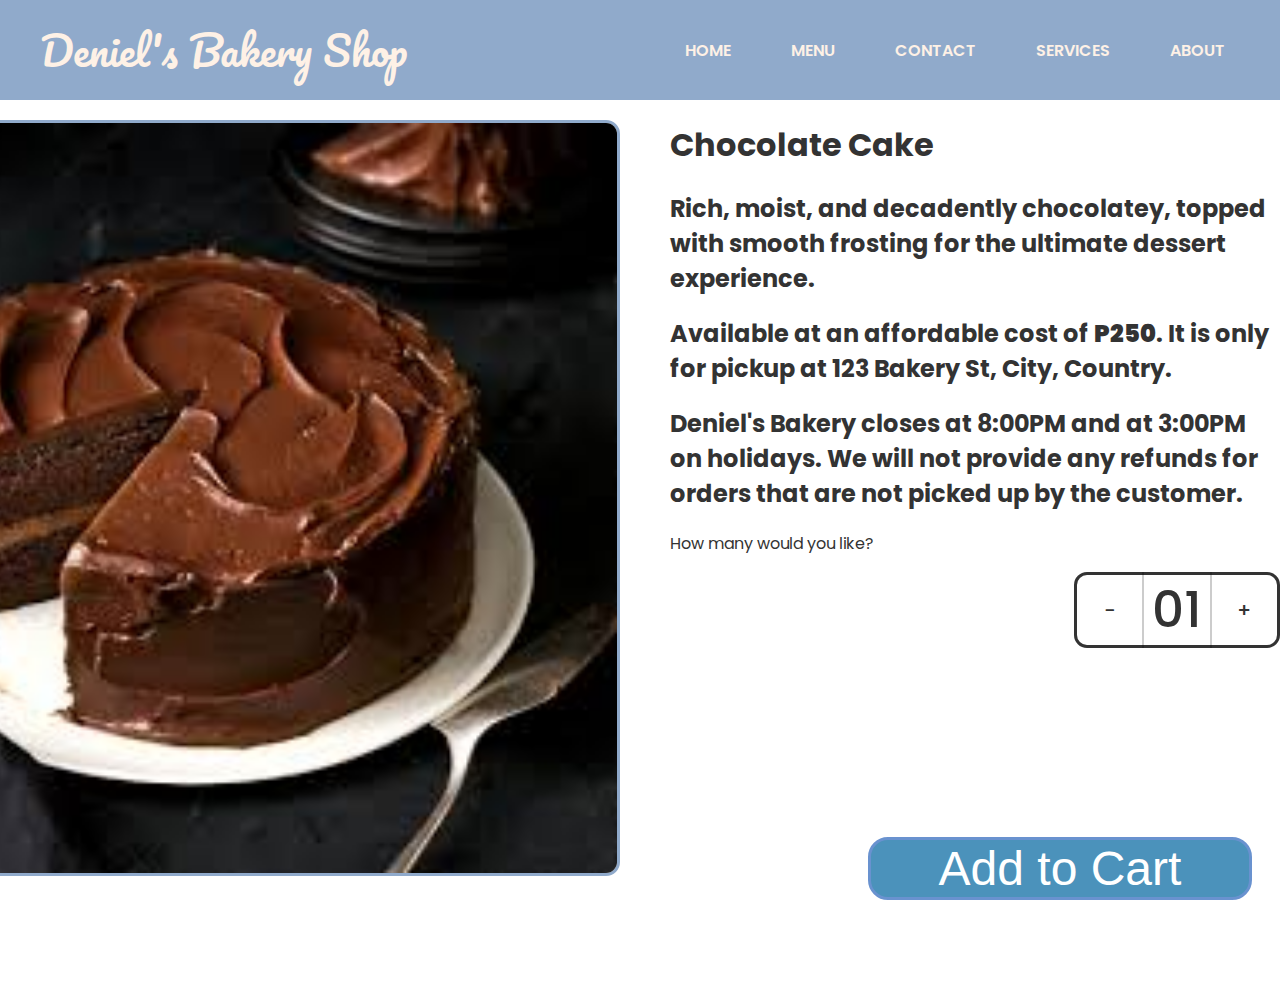
<file: takeout(copy) (1).html>
<!DOCTYPE html>
<html lang="en">
<head>
  <meta charset="UTF-8">
  <meta name="viewport" content="width=device-width, initial-scale=1.0">
  <title>Deniel's Bakery Shop</title>

  <!-- Google Fonts -->
  <link href="https://fonts.googleapis.com/css2?family=Pacifico&family=Poppins:wght@400;600&display=swap" rel="stylesheet">

  <!-- Link to external CSS -->
  <link rel="stylesheet" href="stylesf.css">
</head>
<body>
  <!-- Header Section -->
  <header>
    <!-- Navigation Bar -->
    <nav class="navbar">
      <!-- Logo as Text -->
      <div class="logo">
        <h1>Deniel's Bakery Shop</h1>
      </div>

      <!-- Navigation Links -->
      <ul class="topnav">
        <li><a href="index.html">Home</a></li>
        <li><a href="menu.html">Menu</a></li>
        <li><a href="contact.html">Contact</a></li>
        <li><a href="services.html">Services</a></li>
        <li class="right"><a href="about.html">About</a></li>
      </ul>    
    </nav>
  </header>

  <!-- Main Content Section -->
  <main class="content">
    <div class="sides">
      <div class="leftside"> 
        <img src="cake1.png">
      </div>


      <div class="rightside">
        <h1> Chocolate Cake </h1>
        <h2> Rich, moist, and decadently chocolatey, topped with smooth frosting for the ultimate dessert experience.</h2>
        <h2> Available at an affordable cost of <b>P250</b>. It is only for pickup at 123 Bakery St, City, Country.</h2>
        <h2> Deniel's Bakery closes at 8:00PM and at 3:00PM on holidays. We will not provide any refunds for orders that
          are not picked up by the customer. </h2>

        <p> How many would you like? </p>
        <div class="Wrapper">
          <span class="minus"> - </span>
          <span class="num"> 01 </span>
          <span class="plus"> + </span>
        </div>
        <button id="AddToCart"> Add to Cart </button>
      </div>
    </div>
  
  </main>

  
  <!-- Add JavaScript -->
  <script src="scriptf.js"></script>
</body>
</html>
</file>
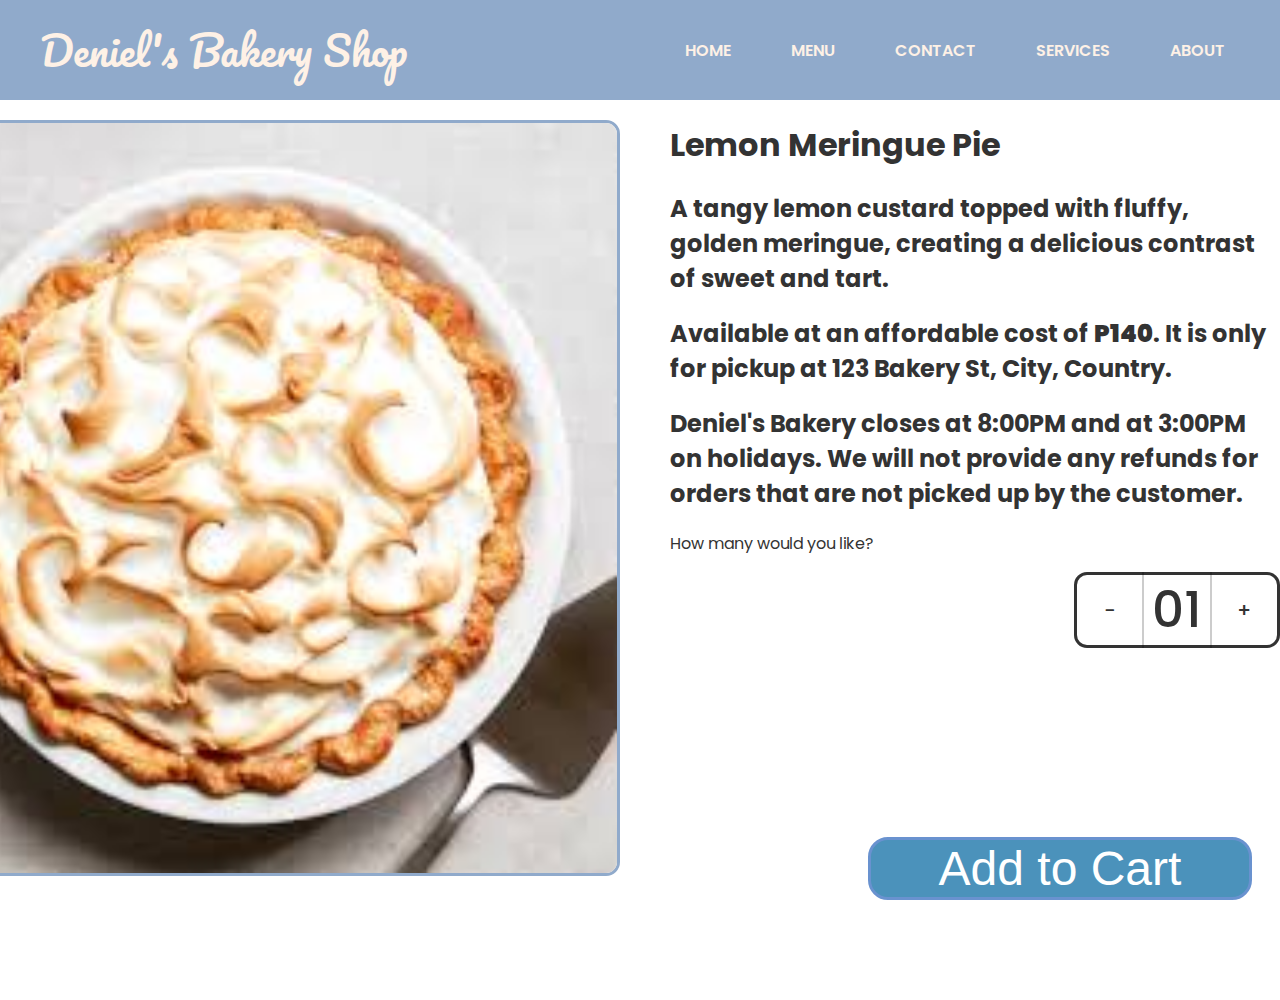
<file: takeout(copy) (11).html>
<!DOCTYPE html>
<html lang="en">
<head>
  <meta charset="UTF-8">
  <meta name="viewport" content="width=device-width, initial-scale=1.0">
  <title>Deniel's Bakery Shop</title>

  <!-- Google Fonts -->
  <link href="https://fonts.googleapis.com/css2?family=Pacifico&family=Poppins:wght@400;600&display=swap" rel="stylesheet">

  <!-- Link to external CSS -->
  <link rel="stylesheet" href="stylesf.css">
</head>
<body>
  <!-- Header Section -->
  <header>
    <!-- Navigation Bar -->
    <nav class="navbar">
      <!-- Logo as Text -->
      <div class="logo">
        <h1>Deniel's Bakery Shop</h1>
      </div>

      <!-- Navigation Links -->
      <ul class="topnav">
        <li><a href="index.html">Home</a></li>
        <li><a href="menu.html">Menu</a></li>
        <li><a href="contact.html">Contact</a></li>
        <li><a href="services.html">Services</a></li>
        <li class="right"><a href="about.html">About</a></li>
      </ul>    
    </nav>
  </header>

  <!-- Main Content Section -->
  <main class="content">
    <div class="sides">
      <div class="leftside"> 
        <img src="lemonpie.png">
      </div>


      <div class="rightside">
        <h1> Lemon Meringue Pie </h1>
        <h2> A tangy lemon custard topped with fluffy, golden meringue, creating a delicious contrast of sweet and tart. </h2>
        <h2> Available at an affordable cost of <b>P140</b>. It is only for pickup at 123 Bakery St, City, Country.</h2>
        <h2> Deniel's Bakery closes at 8:00PM and at 3:00PM on holidays. We will not provide any refunds for orders that
          are not picked up by the customer. </h2>

        <p> How many would you like? </p>
        <div class="Wrapper">
          <span class="minus"> - </span>
          <span class="num"> 01 </span>
          <span class="plus"> + </span>
        </div>
        <button id="AddToCart"> Add to Cart </button>
      </div>
    </div>
  
  </main>

  
  <!-- Add JavaScript -->
  <script src="scriptf.js"></script>
</body>
</html>
</file>
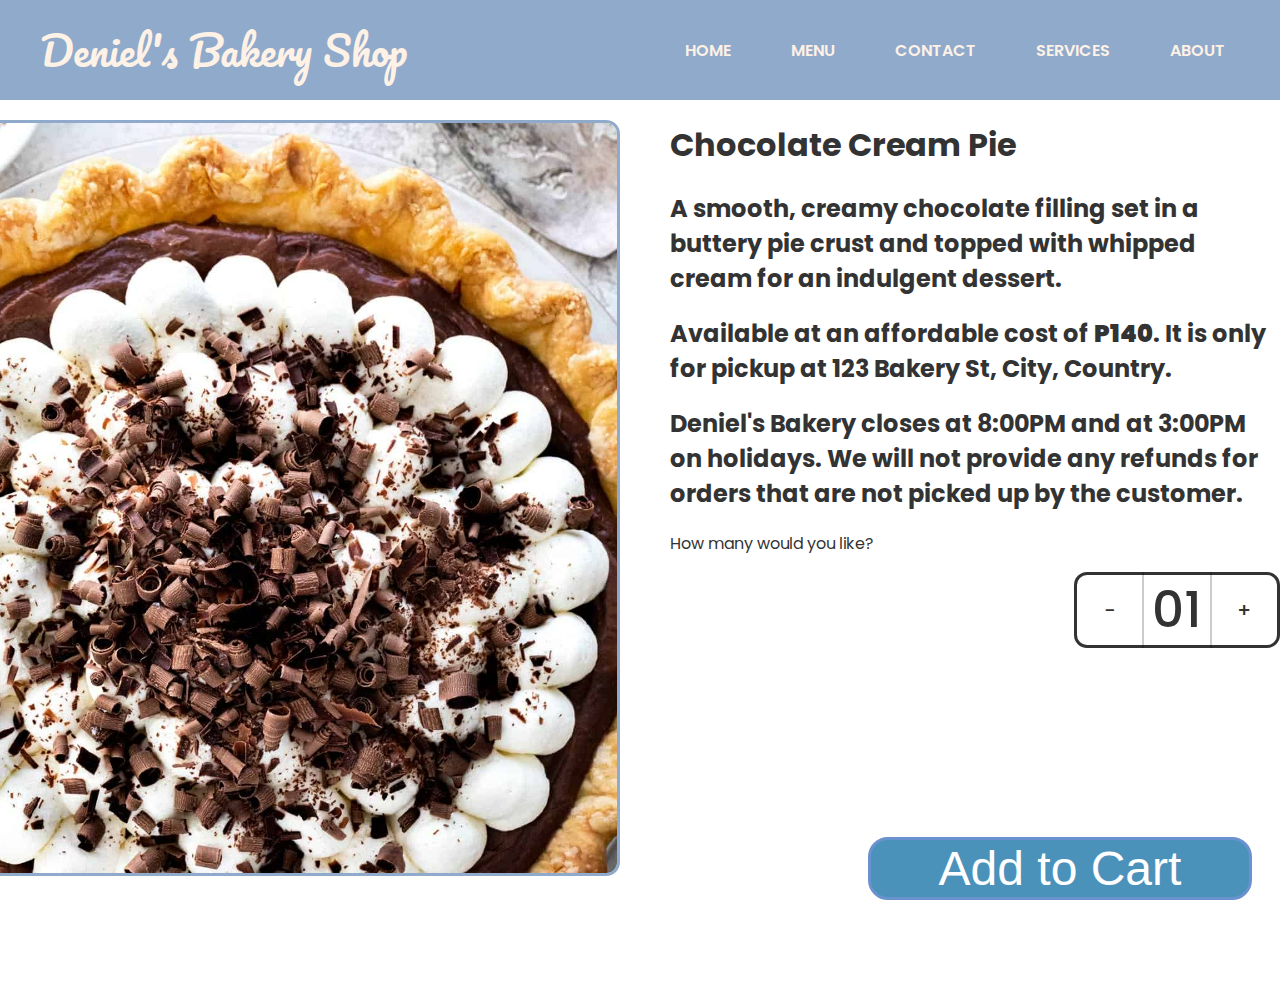
<file: takeout(copy) (12).html>
<!DOCTYPE html>
<html lang="en">
<head>
  <meta charset="UTF-8">
  <meta name="viewport" content="width=device-width, initial-scale=1.0">
  <title>Deniel's Bakery Shop</title>

  <!-- Google Fonts -->
  <link href="https://fonts.googleapis.com/css2?family=Pacifico&family=Poppins:wght@400;600&display=swap" rel="stylesheet">

  <!-- Link to external CSS -->
  <link rel="stylesheet" href="stylesf.css">
</head>
<body>
  <!-- Header Section -->
  <header>
    <!-- Navigation Bar -->
    <nav class="navbar">
      <!-- Logo as Text -->
      <div class="logo">
        <h1>Deniel's Bakery Shop</h1>
      </div>

      <!-- Navigation Links -->
      <ul class="topnav">
        <li><a href="index.html">Home</a></li>
        <li><a href="menu.html">Menu</a></li>
        <li><a href="contact.html">Contact</a></li>
        <li><a href="services.html">Services</a></li>
        <li class="right"><a href="about.html">About</a></li>
      </ul>    
    </nav>
  </header>

  <!-- Main Content Section -->
  <main class="content">
    <div class="sides">
      <div class="leftside"> 
        <img src="chocolatecream.png">
      </div>


      <div class="rightside">
        <h1> Chocolate Cream Pie </h1>
        <h2> A smooth, creamy chocolate filling set in a buttery pie crust and topped with whipped cream for an indulgent dessert. </h2>
        <h2> Available at an affordable cost of <b>P140</b>. It is only for pickup at 123 Bakery St, City, Country.</h2>
        <h2> Deniel's Bakery closes at 8:00PM and at 3:00PM on holidays. We will not provide any refunds for orders that
          are not picked up by the customer. </h2>

        <p> How many would you like? </p>
        <div class="Wrapper">
          <span class="minus"> - </span>
          <span class="num"> 01 </span>
          <span class="plus"> + </span>
        </div>
        <button id="AddToCart"> Add to Cart </button>
      </div>
    </div>
  
  </main>

  
  <!-- Add JavaScript -->
  <script src="scriptf.js"></script>
</body>
</html>
</file>
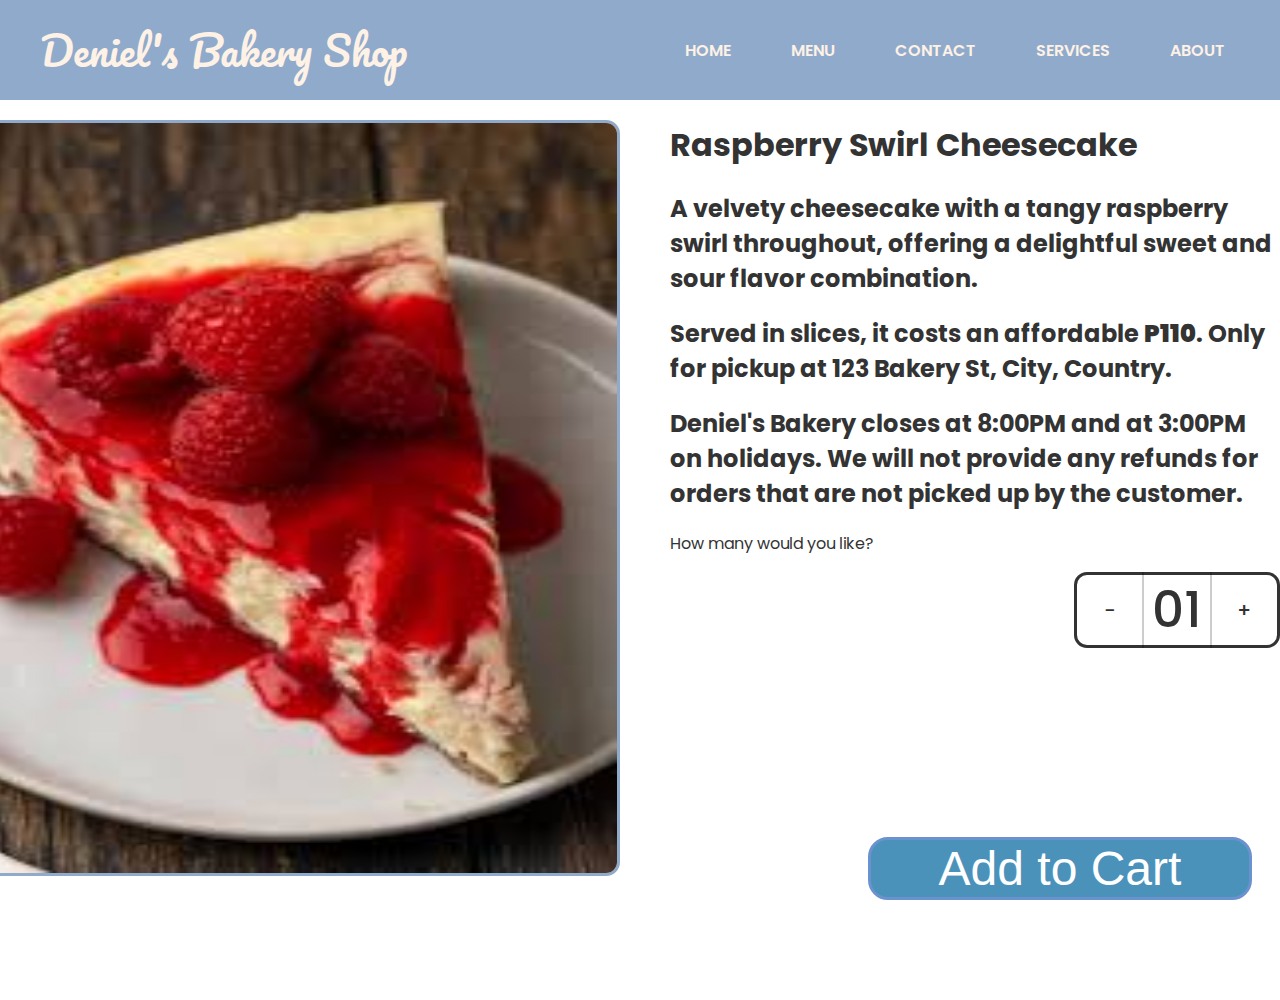
<file: takeout(copy) (13).html>
<!DOCTYPE html>
<html lang="en">
<head>
  <meta charset="UTF-8">
  <meta name="viewport" content="width=device-width, initial-scale=1.0">
  <title>Deniel's Bakery Shop</title>

  <!-- Google Fonts -->
  <link href="https://fonts.googleapis.com/css2?family=Pacifico&family=Poppins:wght@400;600&display=swap" rel="stylesheet">

  <!-- Link to external CSS -->
  <link rel="stylesheet" href="stylesf.css">
</head>
<body>
  <!-- Header Section -->
  <header>
    <!-- Navigation Bar -->
    <nav class="navbar">
      <!-- Logo as Text -->
      <div class="logo">
        <h1>Deniel's Bakery Shop</h1>
      </div>

      <!-- Navigation Links -->
      <ul class="topnav">
        <li><a href="index.html">Home</a></li>
        <li><a href="menu.html">Menu</a></li>
        <li><a href="contact.html">Contact</a></li>
        <li><a href="services.html">Services</a></li>
        <li class="right"><a href="about.html">About</a></li>
      </ul>    
    </nav>
  </header>

  <!-- Main Content Section -->
  <main class="content">
    <div class="sides">
      <div class="leftside"> 
        <img src="rasberry.png">
      </div>


      <div class="rightside">
        <h1> Raspberry Swirl Cheesecake </h1>
        <h2> A velvety cheesecake with a tangy raspberry swirl throughout, offering a delightful sweet and sour flavor combination. </h2>
        <h2> Served in slices, it costs an affordable <b>P110</b>. Only for pickup at 123 Bakery St, City, Country.</h2>
        <h2> Deniel's Bakery closes at 8:00PM and at 3:00PM on holidays. We will not provide any refunds for orders that
          are not picked up by the customer. </h2>

        <p> How many would you like? </p>
        <div class="Wrapper">
          <span class="minus"> - </span>
          <span class="num"> 01 </span>
          <span class="plus"> + </span>
        </div>
        <button id="AddToCart"> Add to Cart </button>
      </div>
    </div>
  
  </main>

  
  <!-- Add JavaScript -->
  <script src="scriptf.js"></script>
</body>
</html>
</file>
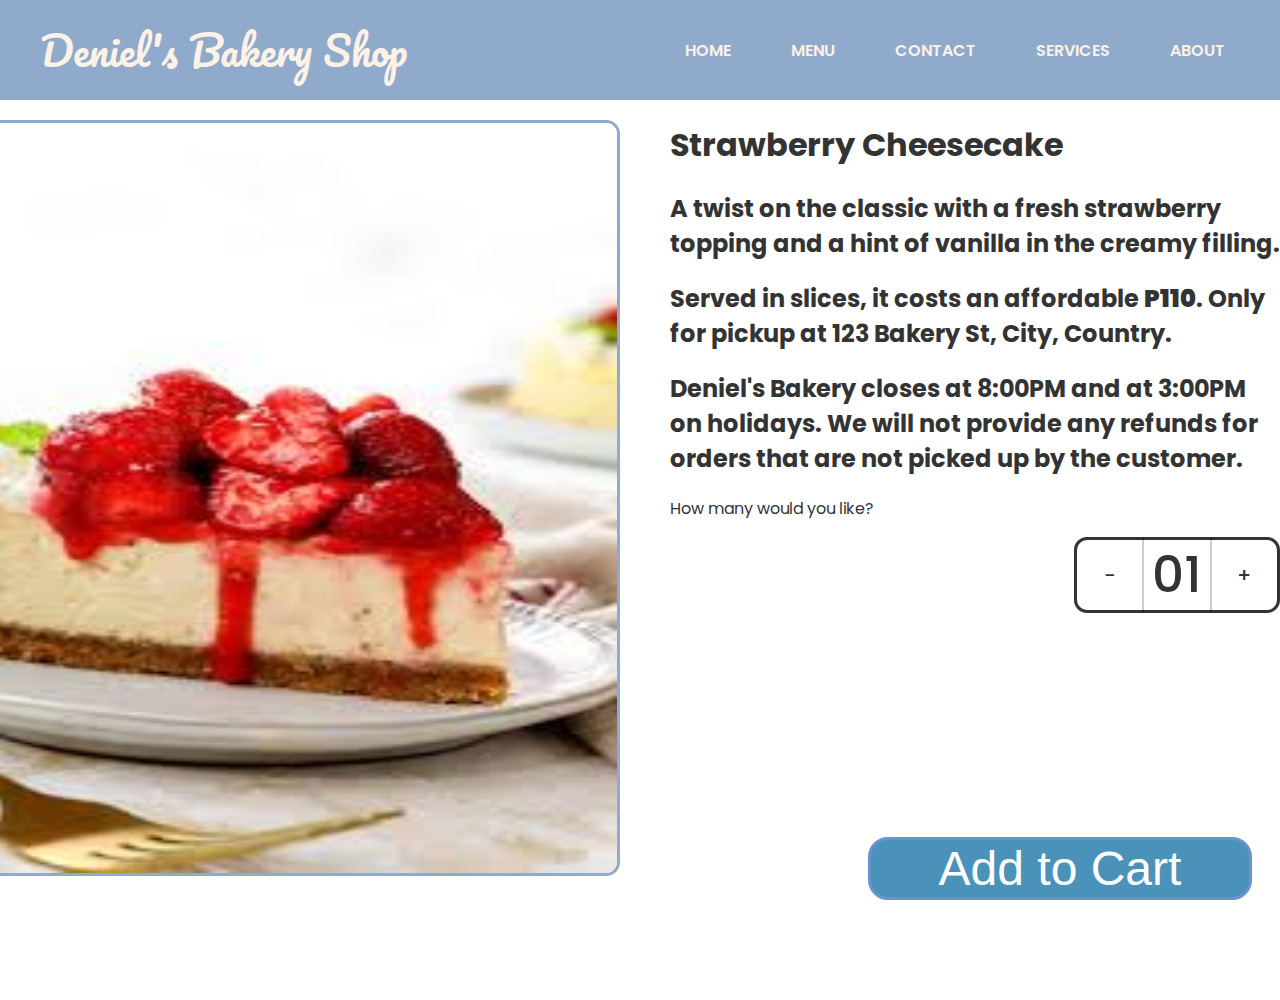
<file: takeout(copy) (14).html>
<!DOCTYPE html>
<html lang="en">
<head>
  <meta charset="UTF-8">
  <meta name="viewport" content="width=device-width, initial-scale=1.0">
  <title>Deniel's Bakery Shop</title>

  <!-- Google Fonts -->
  <link href="https://fonts.googleapis.com/css2?family=Pacifico&family=Poppins:wght@400;600&display=swap" rel="stylesheet">

  <!-- Link to external CSS -->
  <link rel="stylesheet" href="stylesf.css">
</head>
<body>
  <!-- Header Section -->
  <header>
    <!-- Navigation Bar -->
    <nav class="navbar">
      <!-- Logo as Text -->
      <div class="logo">
        <h1>Deniel's Bakery Shop</h1>
      </div>

      <!-- Navigation Links -->
      <ul class="topnav">
        <li><a href="index.html">Home</a></li>
        <li><a href="menu.html">Menu</a></li>
        <li><a href="contact.html">Contact</a></li>
        <li><a href="services.html">Services</a></li>
        <li class="right"><a href="about.html">About</a></li>
      </ul>    
    </nav>
  </header>

  <!-- Main Content Section -->
  <main class="content">
    <div class="sides">
      <div class="leftside"> 
        <img src="strawcheese.png">
      </div>


      <div class="rightside">
        <h1> Strawberry Cheesecake </h1>
        <h2> A twist on the classic with a fresh strawberry topping and a hint of vanilla in the creamy filling. </h2>
        <h2> Served in slices, it costs an affordable <b>P110</b>. Only for pickup at 123 Bakery St, City, Country.</h2>
        <h2> Deniel's Bakery closes at 8:00PM and at 3:00PM on holidays. We will not provide any refunds for orders that
          are not picked up by the customer. </h2>

        <p> How many would you like? </p>
        <div class="Wrapper">
          <span class="minus"> - </span>
          <span class="num"> 01 </span>
          <span class="plus"> + </span>
        </div>
        <button id="AddToCart"> Add to Cart </button>
      </div>
    </div>
  
  </main>

  
  <!-- Add JavaScript -->
  <script src="scriptf.js"></script>
</body>
</html>
</file>
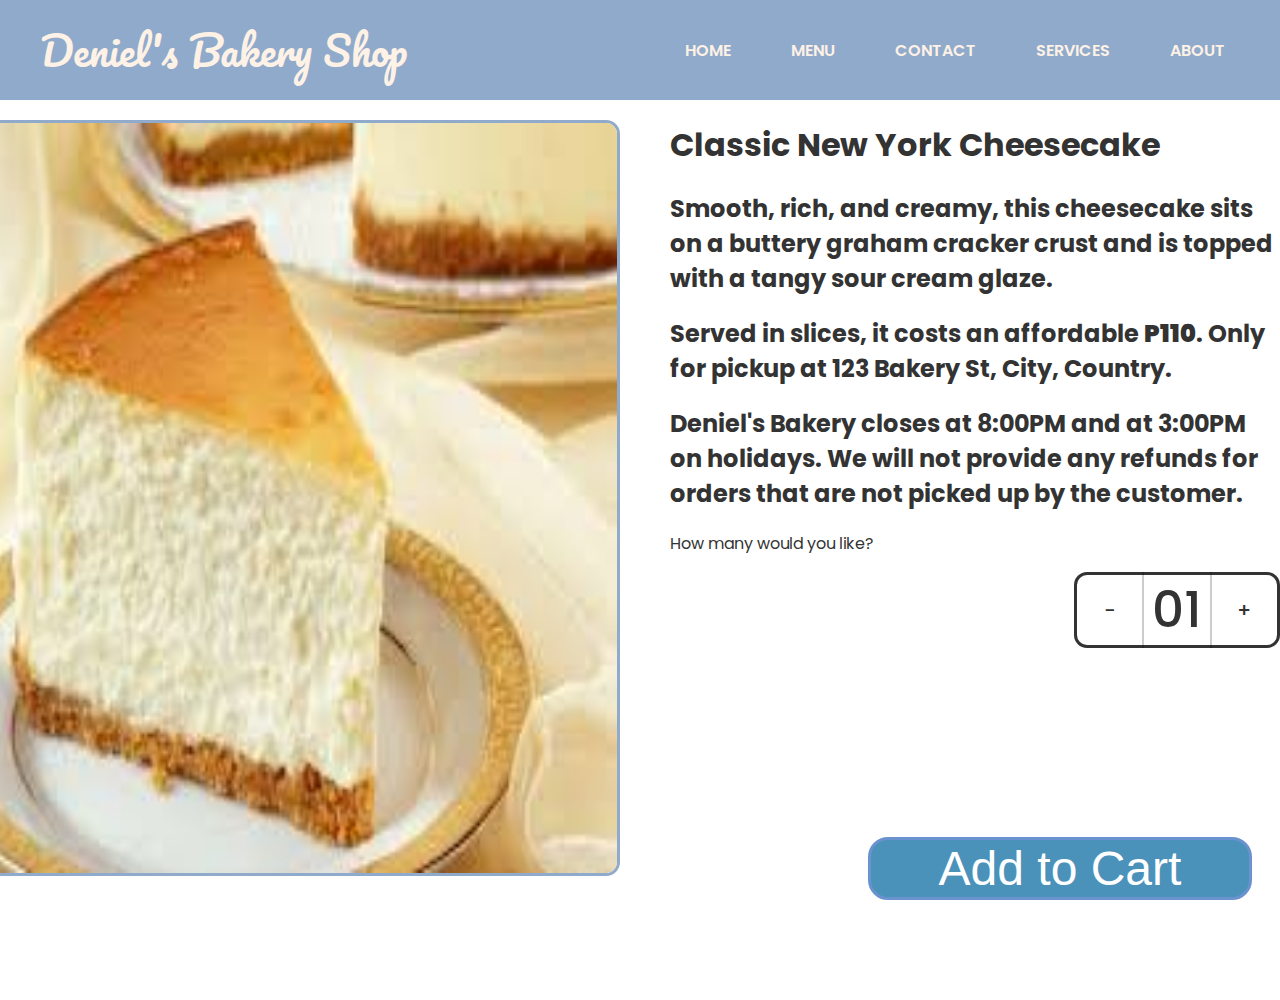
<file: takeout(copy) (15).html>
<!DOCTYPE html>
<html lang="en">
<head>
  <meta charset="UTF-8">
  <meta name="viewport" content="width=device-width, initial-scale=1.0">
  <title>Deniel's Bakery Shop</title>

  <!-- Google Fonts -->
  <link href="https://fonts.googleapis.com/css2?family=Pacifico&family=Poppins:wght@400;600&display=swap" rel="stylesheet">

  <!-- Link to external CSS -->
  <link rel="stylesheet" href="stylesf.css">
</head>
<body>
  <!-- Header Section -->
  <header>
    <!-- Navigation Bar -->
    <nav class="navbar">
      <!-- Logo as Text -->
      <div class="logo">
        <h1>Deniel's Bakery Shop</h1>
      </div>

      <!-- Navigation Links -->
      <ul class="topnav">
        <li><a href="index.html">Home</a></li>
        <li><a href="menu.html">Menu</a></li>
        <li><a href="contact.html">Contact</a></li>
        <li><a href="services.html">Services</a></li>
        <li class="right"><a href="about.html">About</a></li>
      </ul>    
    </nav>
  </header>

  <!-- Main Content Section -->
  <main class="content">
    <div class="sides">
      <div class="leftside"> 
        <img src="nycheese.png">
      </div>


      <div class="rightside">
        <h1> Classic New York Cheesecake </h1>
        <h2> Smooth, rich, and creamy, this cheesecake sits on a buttery graham cracker crust and is topped with a tangy sour cream glaze. </h2>
        <h2> Served in slices, it costs an affordable <b>P110</b>. Only for pickup at 123 Bakery St, City, Country.</h2>
        <h2> Deniel's Bakery closes at 8:00PM and at 3:00PM on holidays. We will not provide any refunds for orders that
          are not picked up by the customer. </h2>

        <p> How many would you like? </p>
        <div class="Wrapper">
          <span class="minus"> - </span>
          <span class="num"> 01 </span>
          <span class="plus"> + </span>
        </div>
        <button id="AddToCart"> Add to Cart </button>
      </div>
    </div>
  
  </main>

  
  <!-- Add JavaScript -->
  <script src="scriptf.js"></script>
</body>
</html>
</file>
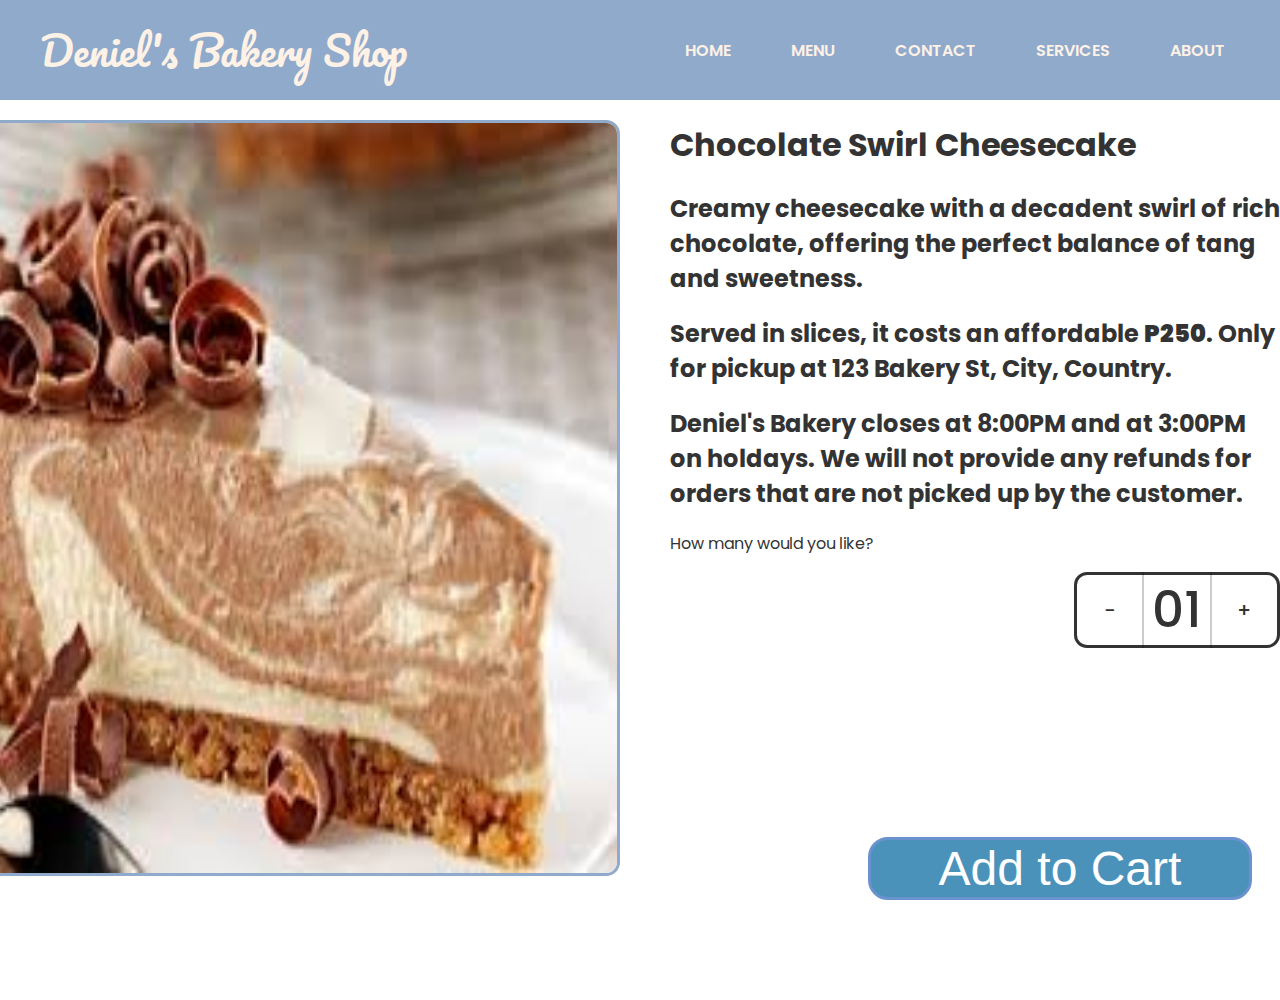
<file: takeout(copy) (16).html>
<!DOCTYPE html>
<html lang="en">
<head>
  <meta charset="UTF-8">
  <meta name="viewport" content="width=device-width, initial-scale=1.0">
  <title>Deniel's Bakery Shop</title>

  <!-- Google Fonts -->
  <link href="https://fonts.googleapis.com/css2?family=Pacifico&family=Poppins:wght@400;600&display=swap" rel="stylesheet">

  <!-- Link to external CSS -->
  <link rel="stylesheet" href="stylesf.css">
</head>
<body>
  <!-- Header Section -->
  <header>
    <!-- Navigation Bar -->
    <nav class="navbar">
      <!-- Logo as Text -->
      <div class="logo">
        <h1>Deniel's Bakery Shop</h1>
      </div>

      <!-- Navigation Links -->
      <ul class="topnav">
        <li><a href="index.html">Home</a></li>
        <li><a href="menu.html">Menu</a></li>
        <li><a href="contact.html">Contact</a></li>
        <li><a href="services.html">Services</a></li>
        <li class="right"><a href="about.html">About</a></li>
      </ul>    
    </nav>
  </header>

  <!-- Main Content Section -->
  <main class="content">
    <div class="sides">
      <div class="leftside"> 
        <img src="chococheese.png">
      </div>


      <div class="rightside">
        <h1> Chocolate Swirl Cheesecake</h1>
        <h2> Creamy cheesecake with a decadent swirl of rich chocolate, offering the perfect balance of tang and sweetness. </h2>
        <h2> Served in slices, it costs an affordable <b>P250</b>. Only for pickup at 123 Bakery St, City, Country.</h2>
        <h2> Deniel's Bakery closes at 8:00PM and at 3:00PM on holdays. We will not provide any refunds for orders that
          are not picked up by the customer. </h2>

        <p> How many would you like? </p>
        <div class="Wrapper">
          <span class="minus"> - </span>
          <span class="num"> 01 </span>
          <span class="plus"> + </span>
        </div>
        <button id="AddToCart"> Add to Cart </button>
      </div>
    </div>
  
  </main>
  <!-- Add JavaScript -->
  <script src="scriptf.js"></script>
</body>
</html>
</file>
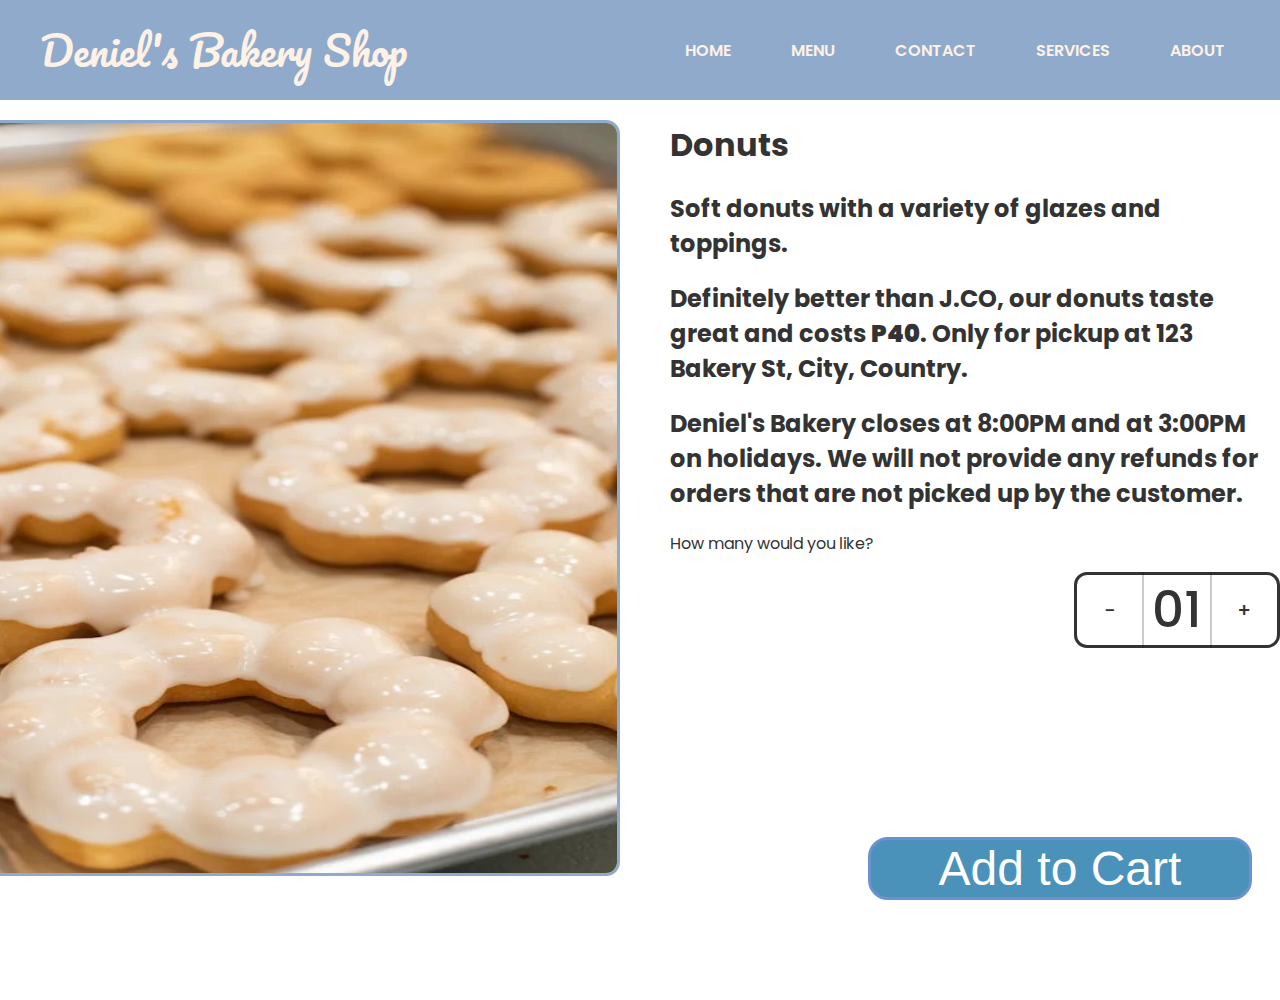
<file: takeout(copy) (17).html>
<!DOCTYPE html>
<html lang="en">
<head>
  <meta charset="UTF-8">
  <meta name="viewport" content="width=device-width, initial-scale=1.0">
  <title>Deniel's Bakery Shop</title>

  <!-- Google Fonts -->
  <link href="https://fonts.googleapis.com/css2?family=Pacifico&family=Poppins:wght@400;600&display=swap" rel="stylesheet">

  <!-- Link to external CSS -->
  <link rel="stylesheet" href="stylesf.css">
</head>
<body>
  <!-- Header Section -->
  <header>
    <!-- Navigation Bar -->
    <nav class="navbar">
      <!-- Logo as Text -->
      <div class="logo">
        <h1>Deniel's Bakery Shop</h1>
      </div>

      <!-- Navigation Links -->
      <ul class="topnav">
        <li><a href="index.html">Home</a></li>
        <li><a href="menu.html">Menu</a></li>
        <li><a href="contact.html">Contact</a></li>
        <li><a href="services.html">Services</a></li>
        <li class="right"><a href="about.html">About</a></li>
      </ul>    
    </nav>
  </header>

  <!-- Main Content Section -->
  <main class="content">
    <div class="sides">
      <div class="leftside"> 
        <img src="donuts.png">
      </div>


      <div class="rightside">
        <h1> Donuts </h1>
        <h2> Soft donuts with a variety of glazes and toppings. </h2>
        <h2> Definitely better than J.CO, our donuts taste great and costs <b>P40</b>. Only for pickup at 123 Bakery St, City, Country.</h2>
        <h2> Deniel's Bakery closes at 8:00PM and at 3:00PM on holidays. We will not provide any refunds for orders that
          are not picked up by the customer. </h2>

        <p> How many would you like? </p>
        <div class="Wrapper">
          <span class="minus"> - </span>
          <span class="num"> 01 </span>
          <span class="plus"> + </span>
        </div>
        <button id="AddToCart"> Add to Cart </button>
      </div>
    </div>
  
  </main>

  
  <!-- Add JavaScript -->
  <script src="scriptf.js"></script>
</body>
</html>
</file>
<file: styles.css>
/* General Styles */
body {
  margin: 0;
  font-family: 'Poppins', sans-serif;
  color: #333;
  background-color: #FEF1E6;
}

header {
  margin: 0;
  padding: 0;
}

/* Navigation Bar */
.navbar {
  background-color: #90AACB;
  padding: 15px 40px;
  display: flex;
  justify-content: space-between;
  align-items: center;
  position: fixed;
  top: 0;
  width: 95%;
  z-index: 1000;
  box-shadow: 0 4px 10px rgba(0, 0, 0, 0.2);
  border-radius: 10px;
  transition: all 0.3s ease;
}

.logo h1 {
  margin: 0;
  font-size: 2.5em;
  color: #FEF1E6;
  font-family: 'Pacifico', cursive; 
  font-weight: normal;
}

.topnav {
  list-style-type: none;
  margin: 0;
  padding: 0;
  display: flex;
  gap: 30px; 
}

.topnav li {
  margin: 0;
}
.topnav a {
  text-decoration: none;
  color: #FEF1E6;
  font-weight: 600;
  font-family: 'Poppins', sans-serif; 
  text-transform: uppercase; 
  padding: 10px 15px;
  transition: color 0.3s ease, background-color 0.3s ease;
}

.topnav a.active,
.topnav a:hover {
  color: #F9D5A7;
  background-color: #FFB085; 
  border-radius: 5px;
}

/* Right Alignment for Last Item */
.topnav .right {
  margin-left: auto;
}

/* Hero Section */
.hero-section {
  position: relative;
  height: 90vh; 
  background-image: url('../homebg.jpg');
  background-size: cover;
  background-position: center;
  text-align: center;
  display: flex;
  flex-direction: column;
  justify-content: center;
  align-items: center;
  color: #d37739;
}


.hero-section .logo {
  margin-bottom: 20px;
}

.logo-img {
  width: 150px; 
  height: 150px;
  border-radius: 50%; 
}

.hero-title {
  font-size: 4em;
  font-family: 'Pacifico', cursive;
  margin: 0;
  text-shadow: 2px 2px 4px rgb(62, 26, 0);
}

.hero-subtitle {
  font-size: 1.5em;
  font-family: 'Poppins', sans-serif;
  font-weight: 400;
  margin: 10px 0 20px 0;
  text-shadow: 1px 1px 3px rgba(0, 0, 0, 0.4);
}

.cta-button {
  background-color: #FFB085;
  color: #FEF1E6;
  font-family: 'Poppins', sans-serif;
  font-size: 1.2em;
  font-weight: 600;
  padding: 10px 20px;
  border: none;
  border-radius: 5px;
  cursor: pointer;
  transition: background-color 0.3s ease;
}

.cta-button:hover {
  background-color: #F9D5A7;
}
/* Responsive Design */
@media (max-width: 900px) {
  .navbar {
    flex-direction: column;
  }

  .topnav {
    flex-direction: column;
    align-items: center;
    gap: 15px;
  }

  .topnav li {
    margin: 5px 0;
  }

  .hero-title {
    font-size: 3em;
  }

  .hero-subtitle {
    font-size: 1.2em;
  }

  .cta-button {
    font-size: 1em;
  }
}

/* Specialties Section */
.specialties {
  padding: 40px 30px;
  background-color: #fff;
  text-align: center;
}

.section-title h2 {
  font-size: 3em;
  color: #90AACB;
  margin: 0;
  padding: 20px 0;
  position: relative;
}

.section-title h2::before,
.section-title h2::after {
  content: "";
  position: absolute;
  width: 30%;
  height: 2px;
  background-color: #90AACB;
  top: 50%;
}

.section-title h2::before {
  left: 0;
}

.section-title h2::after {
  right: 0;
}

.section-title p {
  font-size: 1.2em;
  color: #FFB085;
  margin-top: 10px;
}

/* Slideshow Styles */
.specialties-gallery {
  width: 80%;
  margin: 0 auto;
  position: relative;
}

.slideshow-container {
  display: flex;
  justify-content: space-between;
  position: relative;
  width: 100%;
  overflow: hidden;
}

.slides {
  display: none;
  width: 48%; 
  margin: 0 1%;
  border-radius: 10px;
  position: relative;
}

.slides img {
  width: 100%;
  height: auto;
  border-radius: 10px;
}

.description {
  position: absolute;
  top: 50%;
  left: 50%;
  transform: translate(-50%, -50%);
  background-color: rgba(0, 0, 0, 0.6);
  color: #fff;
  padding: 20px;
  border-radius: 5px;
  text-align: center;
  opacity: 0;
  transition: opacity 0.5s ease-in-out;
}

.slides:hover .description {
  opacity: 1;
}

/* Responsive Design */
@media (max-width: 900px) {
  .specialties-gallery {
    width: 100%;
  }

  .slides {
    width: 100%;
    margin: 10px 0;
  }

  .hero-title {
    font-size: 3em;
  }

  .hero-subtitle {
    font-size: 1.2em;
  }

  .cta-button {
    font-size: 1em;
  }
}

/* Reviews Section */
.reviews {
  padding: 40px 30px;
  background-color: #fff;
  text-align: center;
}

.reviews .section-title h2 {
  font-size: 3em;
  color: #90AACB;
  margin: 0;
  padding: 20px 0;
  position: relative;
}

.reviews .section-title h2::before,
.reviews .section-title h2::after {
  content: "";
  position: absolute;
  width: 30%;
  height: 2px;
  background-color: #90AACB;
  top: 50%;
}

.reviews .section-title h2::before {
  left: 0;
}

.reviews .section-title h2::after {
  right: 0;
}

.reviews .section-title p {
  font-size: 1.2em;
  color: #FFB085;
  margin-top: 10px;
}

/* Reviews Button */
.reviews-button {
  background-color: #FFB085;
  color: #fff;
  padding: 15px 30px;  
  border: 3px solid #FFB085;  
  border-radius: 50px;  
  font-size: 1.5em;  
  cursor: pointer;
  margin-top: 20px;
  transition: background-color 0.3s, border-color 0.3s;  
}

.reviews-button:hover {
  background-color: #90AACB;  
  border-color: #90AACB;  
}

.reviews-content {
  display: none;
  margin-top: 20px;
}

.review-images {
  display: grid;
  grid-template-columns: repeat(3, 1fr);
  gap: 20px;
}

.review-image {
  width: 100%;
  height: auto;
  border-radius: 8px;
  box-shadow: 0 4px 8px rgba(0, 0, 0, 0.2);
  transition: transform 0.3s ease;
}

.review-image:hover {
  transform: scale(1.05);
}

/* Footer Section Styling */
.footer {
  background-color: #90AACB;
  color: #fff;
  padding: 40px 30px;
  display: flex;
  justify-content: center;
}

.footer-content {
  display: flex;
  justify-content: space-between;
  flex-wrap: wrap;
  max-width: 1200px;
  width: 100%;
}

/* Footer Section */
.footer {
  background-color: #90AACB;
  color: #fff;
  padding: 40px 30px;
  display: flex;
  justify-content: center;
}

.footer-content {
  display: flex;
  justify-content: space-between;
  flex-wrap: wrap;
  max-width: 1200px;
  width: 100%;
}

/* Footer Logo Section */
.footer-logo {
  text-align: center;
  flex: 1 1 250px; 
  margin-right: 40px; 
  margin-bottom: 20px;
}

.footer-logo img {
  width: 150px;
  border-radius: 50%;
  margin-bottom: 10px;
}

.footer-logo h2 {
  font-family: 'Pacifico', cursive;
  font-size: 2.5em;
  color: #fff;
  margin: 0;
}

/* Get in Touch Section */
.get-in-touch {
  flex: 1 1 250px;
  margin-left: 20px;
  margin-bottom: 20px;
}

.get-in-touch h3 {
  color: #FFB085;
  font-size: 1.3em;
  margin-bottom: 15px;
}

.get-in-touch ul {
  list-style: none;
  padding: 0;
  font-size: 1.1em;
}

.get-in-touch li {
  margin-bottom: 10px;
}

/* Social Icons */
.social-icons {
  margin-top: 15px;
}

.social-icons a {
  display: inline-block;
  margin-right: 10px;
}

.social-icons a img {
  width: 32px;
  height: 32px;
  border-radius: 50%;
  transition: transform 0.3s ease, box-shadow 0.3s ease;
}

.social-icons a img:hover {
  transform: scale(1.2);
  box-shadow: 0 4px 6px rgba(0, 0, 0, 0.2);
}

/* Quick Links Section */
.quick-links {
  flex: 1 1 250px;
  margin-bottom: 20px;
}

.quick-links h3 {
  color: #FFB085;
  font-size: 1.3em;
  margin-bottom: 15px;
}

.quick-links a {
  color: #fff;
  text-decoration: none;
  display: block;
  margin-bottom: 10px;
}

.quick-links a:hover {
  text-decoration: underline;
}

/* Newsletter Section */
.newsletter {
  flex: 1 1 250px;
  margin-bottom: 20px;
  text-align: left;
}

.newsletter h3 {
  color: #FFB085;
  font-size: 1.3em;
  margin-bottom: 15px;
}

.newsletter form {
  display: flex;
  flex-wrap: wrap;
}

.newsletter input {
  padding: 10px;
  font-size: 1em;
  border: none;
  border-radius: 4px;
  margin-right: 10px;
  flex: 1;
}

.newsletter button {
  padding: 10px 20px;
  font-size: 1em;
  background-color: #FFB085;
  color: #fff;
  border: none;
  border-radius: 4px;
  cursor: pointer;
  transition: background-color 0.3s ease;
}

.newsletter button:hover {
  background-color: #FF9066;
}

/* Media Queries for Responsiveness */
@media (max-width: 768px) {
  .footer-content {
    flex-direction: column;
    align-items: center;
  }

  .footer-content > div {
    margin-bottom: 20px;
  }

  .newsletter form {
    flex-direction: column;
  }

  .newsletter input {
    margin-bottom: 10px;
    margin-right: 0;
  }
}
</file>
<file: style69.css>
body {
  margin: 0;
  font-family: 'Poppins', sans-serif;
  background-color: #FEF1E6;
  color: #333;
}

h1, h2, h3, h4, h5 {
  margin: 0;
}

ul {
  padding: 0;
  list-style-type: none;
}

a {
  text-decoration: none;
  color: inherit;
}

.navbar {
  background-color: #90AACB;
  padding: 15px 40px;
  display: flex;
  justify-content: space-between;
  align-items: center;
  position: fixed;
  top: 0;
  width: 95%;
  z-index: 1000;
  box-shadow: 0 4px 10px rgba(0, 0, 0, 0.2);
  border-radius: 10px;
  transition: all 0.3s ease;
}


.topnav {
  display: flex;
  gap: 20px;
}

.topnav a {
  font-weight: 600;
  font-size: 1rem;
  color: #FEF1E6;
  padding: 10px 15px;
  text-transform: uppercase;
  border-radius: 5px;
  transition: background-color 0.3s ease, color 0.3s ease;
}

.topnav a.active,
.topnav a:hover {
  background-color: #90AACB;
  color: #ffffff;
}

/* Right Alignment for Last Item */
.topnav .right {
  margin-left: auto;
}



@keyframes gradientChange {
  0% {
    background: linear-gradient(to bottom, #FFEDD5, #FFF7E6);
  }
  25% {
    background: linear-gradient(to bottom, #FFF7E6, #FDE2E4);
  }
  50% {
    background: linear-gradient(to bottom, #FDE2E4, #CDEDF6);
  }
  75% {
    background: linear-gradient(to bottom, #CDEDF6, #FFEDD5);
  }
  100% {
    background: linear-gradient(to bottom, #FFEDD5, #FFF7E6);
  }
}


/* Centering the About Section */
.about-text-section {
  text-align: center;
  padding: 40px 20px;
  
}

.about-text-section h2 {
  font-family: 'Pacifico', cursive;
  font-size: 2.5em;
  margin-bottom: 20px;
  color: #4CAF50;
}

.about-text-section p {
  font-family: 'Poppins', sans-serif;
  font-size: 1em;
  line-height: 1.6;
  max-width: 700px;
  margin: 0 auto;
  color: #555;
}


/* About Section */
.about-section {
  display: flex;
  justify-content: center;
  flex-wrap: wrap;
  padding: 20px;
}

.about-card {
  background-color: white;
  border-radius: 10px;
  margin: 15px;
  padding: 20px;
  box-shadow: 0 4px 8px rgba(0, 0, 0, 0.1);
  width: 300px;
  text-align: center;
  transition: transform 0.3s ease;
}

.about-card:hover {
  transform: translateY(-10px);
}

.about-card h2 {
  margin-top: 0;
}

.about-card button {
  margin-top: 15px;
  padding: 10px 15px;
  border: none;
  border-radius: 5px;
  background-color: #4CAF50;
  color: white;
  cursor: pointer;
  transition: background-color 0.3s ease;
}

.about-card button:hover {
  background-color: #45a049;
}

.gallery {
  display: grid;
  grid-template-columns: repeat(auto-fit, minmax(120px, 1fr));
  gap: 20px;
  justify-items: center;
}

.gallery-item {
  text-align: center;
}

.gallery img {
  width: 120px;
  height: 120px;
  object-fit: cover;
  border-radius: 50%;
  box-shadow: 0 4px 8px rgba(0, 0, 0, 0.1);
  transition: transform 0.3s ease;
}

.gallery img:hover {
  transform: scale(1.1);
}

.gallery p {
  margin-top: 10px;
  font-family: 'Poppins', sans-serif;
  font-size: 0.9em;
  color: #555;
}


/* Footer Section */
.footer {
  background-color: #90AACB;
  color: #fff;
  padding: 40px 30px;
  display: flex;
  justify-content: center;
}

.footer-content {
  display: flex;
  justify-content: space-between;
  flex-wrap: wrap;
  max-width: 1200px;
  width: 100%;
}

/* Footer Logo Section */
.footer-logo {
  text-align: center;
  flex: 1 1 250px; 
  margin-right: 40px; 
  margin-bottom: 20px;
}

.footer-logo img {
  width: 150px;
  border-radius: 50%;
  margin-bottom: 10px;
}

.footer-logo h2 {
  font-family: 'Pacifico', cursive;
  font-size: 2.5em;
  color: #fff;
  margin: 0;
}

/* Get in Touch Section */
.get-in-touch {
  flex: 1 1 250px;
  margin-left: 20px;
  margin-bottom: 20px;
}

.get-in-touch h3 {
  color: #FFB085;
  font-size: 1.3em;
  margin-bottom: 15px;
}

.get-in-touch ul {
  list-style: none;
  padding: 0;
  font-size: 1.1em;
}

.get-in-touch li {
  margin-bottom: 10px;
}

/* Social Icons */
.social-icons {
  margin-top: 15px;
}

.social-icons a {
  display: inline-block;
  margin-right: 10px;
}

.social-icons a img {
  width: 32px;
  height: 32px;
  border-radius: 50%;
  transition: transform 0.3s ease, box-shadow 0.3s ease;
}

.social-icons a img:hover {
  transform: scale(1.2);
  box-shadow: 0 4px 6px rgba(0, 0, 0, 0.2);
}

/* Quick Links Section */
.quick-links {
  flex: 1 1 250px;
  margin-bottom: 20px;
}

.quick-links h3 {
  color: #FFB085;
  font-size: 1.3em;
  margin-bottom: 15px;
}

.quick-links a {
  color: #fff;
  text-decoration: none;
  display: block;
  margin-bottom: 10px;
}

.quick-links a:hover {
  text-decoration: underline;
}

/* Newsletter Section */
.newsletter {
  flex: 1 1 250px;
  margin-bottom: 20px;
  text-align: left;
}

.newsletter h3 {
  color: #FFB085;
  font-size: 1.3em;
  margin-bottom: 15px;
}

.newsletter form {
  display: flex;
  flex-wrap: wrap;
}

.newsletter input {
  padding: 10px;
  font-size: 1em;
  border: none;
  border-radius: 4px;
  margin-right: 10px;
  flex: 1;
}

.newsletter button {
  padding: 10px 20px;
  font-size: 1em;
  background-color: #FFB085;
  color: #fff;
  border: none;
  border-radius: 4px;
  cursor: pointer;
  transition: background-color 0.3s ease;
}

.newsletter button:hover {
  background-color: #FF9066;
}

/* Overall Animation */
.animate {
  opacity: 0;
  transform: translateY(30px);
  transition: opacity 1s ease-out, transform 1s ease-out;
}

.animate.visible {
  opacity: 1;
  transform: translateY(0);
}

@media (max-width: 900px) {
  .navbar {
    flex-direction: column;
  }

  .topnav {
    flex-direction: column;
    align-items: center;
    gap: 15px;
  }

  .topnav li {
    margin: 5px 0;
  }

  .hero-title {
    font-size: 3em;
  }

  .hero-subtitle {
    font-size: 1.2em;
  }

  .cta-button {
    font-size: 1em;
  }
}

/* Media Queries for Responsiveness */
@media (max-width: 768px) {
  .footer-content {
    flex-direction: column;
    align-items: center;
  }

  .footer-content > div {
    margin-bottom: 20px;
  }

  .newsletter form {
    flex-direction: column;
  }

  .newsletter input {
    margin-bottom: 10px;
    margin-right: 0;
  }
}

/* Mobile Adjustments */
@media (max-width: 900px) {
  .hamburger {
    display: flex;
  }

  .topnav {
    display: none;
    flex-direction: column;
    gap: 15px;
    align-items: center;
  }

  .topnav.active {
    display: flex;
  }
}
</file>
<file: stylesb.css>
/* General Styles */
* {
  margin: 0;
  padding: 0;
  box-sizing: border-box;
}

body {
  font-family: 'Poppins', sans-serif;
  line-height: 1.6;
  background-color: #f4f4f4;
  width: 100%; 
  margin: 0;
  padding: 100px 0 20px 0; 
}

/* Navigation Bar */
.navbar {
  background-color: #90AACB;
  padding: 15px 40px;
  display: flex;
  justify-content: space-between;
  align-items: center;
  position: fixed;
  top: 0;
  left: 0; 
  right: 0; 
  width: 100%; 
  z-index: 1000;
  box-shadow: 0 4px 10px rgba(0, 0, 0, 0.2);
  border-radius: 10px;
  transition: all 0.3s ease;
}

.logo h1 {
  margin: 0;
  font-size: 2.5em;
  color: #FEF1E6;
  font-family: 'Pacifico', cursive;
}

.topnav {
  list-style-type: none;
  margin: 0;
  padding: 0;
  display: flex;
  gap: 30px;
}

.topnav a {
  text-decoration: none;
  color: #FEF1E6;
  font-weight: 600;
  text-transform: uppercase;
  padding: 10px 15px;
  transition: color 0.3s ease, background-color 0.3s ease;
}

.topnav a:hover {
  color: #F9D5A7;
  background-color: #FFB085;
  border-radius: 5px;
}

/* Title Styling for Our Menu */
.menu-title {
  text-align: center;
  margin: 30px 0;
}

.menu-title h1 {
  display: inline-block;
  font-size: 2.5em;
  color: #f0caae;
  position: relative;
  padding: 0 20px; 
}

.menu-title h1::before,
.menu-title h1::after {
  content: '';
  position: absolute;
  top: 50%;
  width: 40%;
  height: 1px;
  background-color: #f0caae;
  transform: translateY(-50%);
}

.menu-title h1::before {
  left: -50%;  
}

.menu-title h1::after {
  right: -50%;  
}

/* Menu Navigation */
.menu-nav {
  background-color: #90AACB;
  padding: 10px 0;
  margin-bottom: 20px;
  border-radius: 10px;
  width: 100%; /* Full width */
  margin: 0 auto; /* Center the nav */
}

.menu-nav ul {
  list-style-type: none;
  margin: 0;
  padding: 0;
  display: flex;
  justify-content: center;
}

.menu-nav ul li {
  margin-right: 20px;
}

.menu-nav ul li a {
  color: white;
  text-decoration: none;
  font-size: 1.2em;
  padding: 10px 20px;
  transition: background-color 0.3s ease;
  border-radius: 5px;
}

.menu-nav ul li a:hover {
  background-color: #FFB085;
  color: #90AACB;
}

/* Main Content Section */
/* Menu Sections */
section {
  margin-bottom: 80px;
  width: 100%; /* Ensure the section width is full */
  margin: 0 auto; /* Center content */
}

h2 {
  text-align: center;
  margin-top: 30px;
  margin-bottom: 30px;
  font-size: 2em;
  color: #333;
}

/* Menu Items - Flexbox Layout for Item Arrangement */
.menu-items {
  display: flex;
  flex-wrap: wrap;
  justify-content: space-around;
  gap: 3px;
  margin-top: 20px;
}

.menu-item {
  display: flex;
  flex-direction: column;
  align-items: center;
  width: 250px; 
  text-align: center;
}

.menu-item img {
  width: 100%;
  height: 200px;
  object-fit: cover;
  border-radius: 8px;
  transition: transform 0.3s ease;
}

.menu-item h3 {
  margin: 10px 0;
  font-size: 1.5em;
  color: #333;
}

.menu-item p {
  font-size: 1em;
  color: #555;
  margin-bottom: 10px;
}

.menu-item button {
  padding: 10px 15px;
  background-color: #90AACB;
  color: white;
  border: none;
  border-radius: 5px;
  cursor: pointer;
  text-decoration: none;
}

.menu-item a:link, a:visited{
  color: white;
  text-decoration: none;
}

.menu-item button:hover {
  background-color: #555;
}

#cart-count {
  font-size: 20px;
  font-weight: bold;
  color: #ff6347;
}

/* Footer Section Styling */
.footer {
  background-color: #90AACB;
  color: #fff;
  padding: 40px 30px;
  display: flex;
  justify-content: center;
}

.footer-content {
  display: flex;
  justify-content: space-between;
  flex-wrap: wrap;
  max-width: 1200px;
  width: 100%;
}

/* Footer Section */
.footer {
  background-color: #90AACB;
  color: #fff;
  padding: 40px 30px;
  display: flex;
  justify-content: center;
  margin-top: 40px;
}

.footer-content {
  display: flex;
  justify-content: space-between;
  flex-wrap: wrap;
  max-width: 1200px;
  width: 100%;
}

/* Footer Logo Section */
.footer-logo {
  text-align: center;
  flex: 1 1 250px; 
  margin-right: 40px; 
  margin-bottom: 20px;
}

.footer-logo img {
  width: 150px;
  border-radius: 50%;
  margin-bottom: 10px;
}

.footer-logo h2 {
  font-family: 'Pacifico', cursive;
  font-size: 2.5em;
  color: #fff;
  margin: 0;
}

/* Get in Touch Section */
.get-in-touch {
  flex: 1 1 250px;
  margin-left: 20px;
  margin-bottom: 20px;
}

.get-in-touch h3 {
  color: #FFB085;
  font-size: 1.3em;
  margin-bottom: 15px;
}

.get-in-touch ul {
  list-style: none;
  padding: 0;
  font-size: 1.1em;
}

.get-in-touch li {
  margin-bottom: 10px;
}

/* Social Icons */
.social-icons {
  margin-top: 15px;
}

.social-icons a {
  display: inline-block;
  margin-right: 10px;
}

.social-icons a img {
  width: 32px;
  height: 32px;
  border-radius: 50%;
  transition: transform 0.3s ease, box-shadow 0.3s ease;
}

.social-icons a img:hover {
  transform: scale(1.2);
  box-shadow: 0 4px 6px rgba(0, 0, 0, 0.2);
}

/* Quick Links Section */
.quick-links {
  flex: 1 1 250px;
  margin-bottom: 20px;
}

.quick-links h3 {
  color: #FFB085;
  font-size: 1.3em;
  margin-bottom: 15px;
}

.quick-links a {
  color: #fff;
  text-decoration: none;
  display: block;
  margin-bottom: 10px;
}

.quick-links a:hover {
  text-decoration: underline;
}

/* Newsletter Section */
.newsletter {
  flex: 1 1 250px;
  margin-bottom: 20px;
  text-align: left;
}

.newsletter h3 {
  color: #FFB085;
  font-size: 1.3em;
  margin-bottom: 15px;
}

.newsletter form {
  display: flex;
  flex-wrap: wrap;
}

.newsletter input {
  padding: 10px;
  font-size: 1em;
  border: none;
  border-radius: 4px;
  margin-right: 10px;
  flex: 1;
}

.newsletter button {
  padding: 10px 20px;
  font-size: 1em;
  background-color: #FFB085;
  color: #fff;
  border: none;
  border-radius: 4px;
  cursor: pointer;
  transition: background-color 0.3s ease;
}

.newsletter button:hover {
  background-color: #FF9066;
}

/* Media Queries for Responsiveness */
@media (max-width: 768px) {
  .footer-content {
    flex-direction: column;
    align-items: center;
  }

  .footer-content > div {
    margin-bottom: 20px;
  }

  .newsletter form {
    flex-direction: column;
  }

  .newsletter input {
    margin-bottom: 10px;
    margin-right: 0;
  }
}
</file>
<file: stylesd.css>
/* General Styles */
body {
  margin: 0;
  font-family: 'Poppins', sans-serif;
  background-color: #FEF1E6;
  color: #333;
}

h1, h2, h3, h4, h5 {
  margin: 0;
}

ul {
  padding: 0;
  list-style-type: none;
}

a {
  text-decoration: none;
  color: inherit;
}

.navbar {
  background-color: #90AACB;
  padding: 15px 40px;
  display: flex;
  justify-content: space-between;
  align-items: center;
  position: fixed;
  top: 0;
  width: 95%;
  z-index: 1000;
  box-shadow: 0 4px 10px rgba(0, 0, 0, 0.2);
  border-radius: 10px;
  transition: all 0.3s ease;
}

.logo h1 {
  margin: 0;
  font-size: 2.5em;
  color: #FEF1E6;
  font-family: 'Pacifico', cursive;
  font-weight: normal;
}

.topnav {
  display: flex;
  gap: 20px;
}

.topnav a {
  font-weight: 600;
  font-size: 1rem;
  color: #FEF1E6;
  padding: 10px 15px;
  text-transform: uppercase;
  border-radius: 5px;
  transition: background-color 0.3s ease, color 0.3s ease;
}

.topnav a.active,
.topnav a:hover {
  background-color: #FFB085;
  color: #F9D5A7;
}

@keyframes gradientChange {
  0% {
    background: linear-gradient(to bottom, #FFEDD5, #FFF7E6);
  }
  25% {
    background: linear-gradient(to bottom, #FFF7E6, #FDE2E4);
  }
  50% {
    background: linear-gradient(to bottom, #FDE2E4, #CDEDF6);
  }
  75% {
    background: linear-gradient(to bottom, #CDEDF6, #FFEDD5);
  }
  100% {
    background: linear-gradient(to bottom, #FFEDD5, #FFF7E6);
  }
}

.services-section {
  padding: 60px 20px;
  text-align: center;
  background: linear-gradient(to bottom, #FFEDD5, #FFF7E6);
  background-size: cover;
  background-position: center;
  color: #333;
  animation: gradientChange 10s infinite; 
}

.section-title {
  font-size: 2.5rem;
  color: #D35400;
  text-transform: uppercase;
  margin-bottom: 20px;
  display: inline-block;
  transition: background-color 0.3s ease, color 0.3s ease;
}

.section-title:hover {
  background-color: rgb(255, 255, 255); 
  color: #ff7b00; 
}

.section-description {
  font-size: 1.1rem;
  color: #666;
  margin-bottom: 40px;
  max-width: 800px;
  margin-left: auto;
  margin-right: auto;
}
.section-description2 {
  font-size: 1.1rem;
  color: #ffffff;
  margin-bottom: 40px;
  max-width: 800px;
  margin-left: auto;
  margin-right: auto;
}

.services {
  display: flex;
  justify-content: center;
  gap: 20px;
  flex-wrap: wrap;
}

.service-card {
  background-color: #FFF;
  border: 3px solid #D35400;
  width: 300px;
  border-radius: 15px;
  box-shadow: 0 5px 15px rgba(0, 0, 0, 0.1);
  overflow: hidden;
  transition: transform 0.4s ease, box-shadow 0.4s ease;
  position: relative;
}

.service-card:hover {
  transform: translateY(-10px);
  box-shadow: 0 10px 20px rgba(0, 0, 0, 0.2);
}

.service-image img {
  width: 100%;
  height: 200px;
  object-fit: cover;
}

.service-content {
  padding: 20px;
  text-align: left;
}

.service-content h3 {
  font-size: 1.8rem;
  color: #D35400;
  margin-bottom: 10px;
}

.service-content p {
  font-size: 1rem;
  color: #666;
  margin-bottom: 15px;
}

.service-features {
  margin-bottom: 15px;
}

.service-features li {
  font-size: 0.9rem;
  color: #555;
  margin: 5px 0;
  display: flex;
  align-items: center;
}

.service-features i {
  color: #D35400;
  margin-right: 10px;
}
.learn-more {
  background-color: #D35400;
  color: #FFF;
  border: solid 2px #FFEDD5;
  padding: 10px 20px;
  font-size: 1rem;
  border-radius: 5px;
  cursor: pointer;
  display: block;
  width: fit-content;
  margin: 20px auto 10px; 
  transition: background-color 0.3s ease, transform 0.3s ease;
}

.learn-more:hover {
  background-color: #E67E22;
}

.learn-more:active {
  transform: scale(0.95);
}

.why-choose-us {
  padding: 60px 20px;
  background: url('https://www.napoleonsbakery.com/wp-content/uploads/2023/07/Napoleons-Bakery-Donuts-Pastries-scaled.jpg') no-repeat center center;
  background-size: cover; 
  color: #000000; 
  text-align: center;
  position: relative; 
  border-radius: 20px;
  overflow: hidden;
}

.why-choose-us::before {
  content: '';
  position: absolute;
  top: 0;
  left: 0;
  width: 100%;
  height: 100%;
  background: rgba(0, 0, 0, 0.5); 
  z-index: 1; 
}

.why-choose-us .container {
  position: relative; 
  z-index: 2;
}

.features-grid {
  display: grid;
  grid-template-columns: repeat(auto-fit, minmax(250px, 1fr));
  gap: 20px;
  margin-top: 40px;
}

.feature-card {
  background: rgba(255, 255, 255, 0.8); 
  border-radius: 10px;
  border: 2px solid #D35400;
  padding: 20px;
  box-shadow: 0 5px 15px rgba(0, 0, 0, 0.1);
  transition: transform 0.3s ease, box-shadow 0.3s ease;
  color: #333; 
}

.feature-card:hover {
  transform: translateY(-10px);
  box-shadow: 0 10px 20px rgba(0, 0, 0, 0.2);
}

.feature-icon {
  font-size: 3rem;
  color: #D35400;
  margin-bottom: 15px;
}

.feature-card h3 {
  font-size: 1.5rem;
  color: #D35400;
  margin-bottom: 10px;
}

.feature-card p {
  font-size: 1rem;
  color: #555;
}
.line {
  width: 50%; 
  height: 5px;
  background-color: #90AACB;
  margin: 20px auto;
}

/* Footer Section */
.footer {
  background-color: #90AACB;
  color: #fff;
  padding: 40px 30px;
  display: flex;
  justify-content: center;
}

.footer-content {
  display: flex;
  justify-content: space-between;
  flex-wrap: wrap;
  max-width: 1200px;
  width: 100%;
}

/* Footer Logo Section */
.footer-logo {
  text-align: center;
  flex: 1 1 250px; 
  margin-right: 40px; 
  margin-bottom: 20px;
}

.footer-logo img {
  width: 150px;
  border-radius: 50%;
  margin-bottom: 10px;
}

.footer-logo h2 {
  font-family: 'Pacifico', cursive;
  font-size: 2.5em;
  color: #fff;
  margin: 0;
}

/* Get in Touch Section */
.get-in-touch {
  flex: 1 1 250px;
  margin-left: 20px;
  margin-bottom: 20px;
}

.get-in-touch h3 {
  color: #FFB085;
  font-size: 1.3em;
  margin-bottom: 15px;
}

.get-in-touch ul {
  list-style: none;
  padding: 0;
  font-size: 1.1em;
}

.get-in-touch li {
  margin-bottom: 10px;
}

/* Social Icons */
.social-icons {
  margin-top: 15px;
}

.social-icons a {
  display: inline-block;
  margin-right: 10px;
}

.social-icons a img {
  width: 32px;
  height: 32px;
  border-radius: 50%;
  transition: transform 0.3s ease, box-shadow 0.3s ease;
}

.social-icons a img:hover {
  transform: scale(1.2);
  box-shadow: 0 4px 6px rgba(0, 0, 0, 0.2);
}

/* Quick Links Section */
.quick-links {
  flex: 1 1 250px;
  margin-bottom: 20px;
}

.quick-links h3 {
  color: #FFB085;
  font-size: 1.3em;
  margin-bottom: 15px;
}

.quick-links a {
  color: #fff;
  text-decoration: none;
  display: block;
  margin-bottom: 10px;
}

.quick-links a:hover {
  text-decoration: underline;
}

/* Newsletter Section */
.newsletter {
  flex: 1 1 250px;
  margin-bottom: 20px;
  text-align: left;
}

.newsletter h3 {
  color: #FFB085;
  font-size: 1.3em;
  margin-bottom: 15px;
}

.newsletter form {
  display: flex;
  flex-wrap: wrap;
}

.newsletter input {
  padding: 10px;
  font-size: 1em;
  border: none;
  border-radius: 4px;
  margin-right: 10px;
  flex: 1;
}

.newsletter button {
  padding: 10px 20px;
  font-size: 1em;
  background-color: #FFB085;
  color: #fff;
  border: none;
  border-radius: 4px;
  cursor: pointer;
  transition: background-color 0.3s ease;
}

.newsletter button:hover {
  background-color: #FF9066;
}

/* Media Queries for Responsiveness */
@media (max-width: 768px) {
  .footer-content {
    flex-direction: column;
    align-items: center;
  }

  .footer-content > div {
    margin-bottom: 20px;
  }

  .newsletter form {
    flex-direction: column;
  }

  .newsletter input {
    margin-bottom: 10px;
    margin-right: 0;
  }
}
</file>
<file: stylesf.css>
/* General Styles */
body {
  margin: 0;
  padding: 0;
  font-family: 'Poppins', sans-serif;
  color: #333;
  background-color: #FEF1E6;
}

header {
  margin: 0;
  padding: 0;
}

/* Navigation Bar */
.navbar {
  background-color: #90AACB;
  padding: 15px 40px;
  display: flex;
  justify-content: space-between;
  align-items: center;
}

.logo h1 {
  margin: 0;
  font-size: 2.5em;
  color: #FEF1E6;
  font-family: 'Pacifico', cursive; /* Elegant, cute logo font */
  font-weight: normal;
}

.topnav {
  list-style-type: none;
  margin: 0;
  padding: 0;
  display: flex;
  gap: 30px; /* Adds spacing between navigation items */
}

.topnav li {
  margin: 0;
}

.topnav a {
  text-decoration: none;
  color: #FEF1E6;
  font-weight: 600;
  font-family: 'Poppins', sans-serif; /* Clean, modern font for navigation links */
  text-transform: uppercase; /* Makes the links more visible and bold */
  padding: 10px 15px;
  transition: color 0.3s ease, background-color 0.3s ease;
}

.topnav a.active,
.topnav a:hover {
  color: #F9D5A7;
  background-color: #FFB085; /* Adds a soft highlight effect */
  border-radius: 5px;
}

/* Right Alignment for Last Item */
.topnav .right {
  margin-left: auto;
}

/* Main Content Section */
.content {
  margin: 0;
  padding: 0;
  text-align: center;
  background-color: #FFF;
  font-family: 'Poppins', sans-serif;
}

/* Responsive Design */
@media (max-width: 900px) {
  .navbar {
    flex-direction: column;
  }

  .topnav {
    flex-direction: column;
    align-items: center;
    gap: 15px;
  }

  .topnav li {
    margin: 5px 0;
  }
}

  .sides{
    display: flex;
  }

.leftside {
  width: 50%;
  position: relative;
  height: 100vh;
}

.leftside img{
  margin-top: 20px;
  margin-right: 20px;
  border: #90AACB solid;
  border-radius: 14px;
  position: absolute;
  right: 0;
  height: 750px;
  width: 750px;
  object-fit: fill; 
}

.rightside {
  height: auto;
  width: 50%;
  height: 100vh;
  position: relative;
}

.rightside h1{
  padding-left: 30px;
  text-align: start;
}

.rightside h2{
  padding-left: 30px;
  text-align: start;
  line-height: -10;
}

.rightside p {
  padding-left: 30px;
  text-align: start;
}

.Wrapper{
  position: absolute;
  right: 0;
  height: 70px;
  width: 200px;
  border: #333 solid;
  border-radius: 13px ;
  display: flex;
  align-items: center;
  justify-content: center;
  cursor: pointer;

}

.Wrapper span {
  width: 100%;
  text-align: center;
  font-size: 20px;
  font-weight: 500;
}

.Wrapper span.num{
  font-size: 50px;
  border-right: 2px solid rgba(0,0,0,0.2);
  border-left: 2px solid rgba(0,0,0,0.2);

}

#AddToCart {
  text-align: center;
  text-decoration: none;
  background-color: rgb(75, 146, 187);
  color: white;
  font-size: 3.0em;
  border: solid rgb(105, 146, 207);
  cursor: pointer;
  margin: 100px;
  width: 60%;
  position: absolute;
  bottom: 0;
  transform: translateX(-50%);
  border-radius: 20px;
}
</file>
